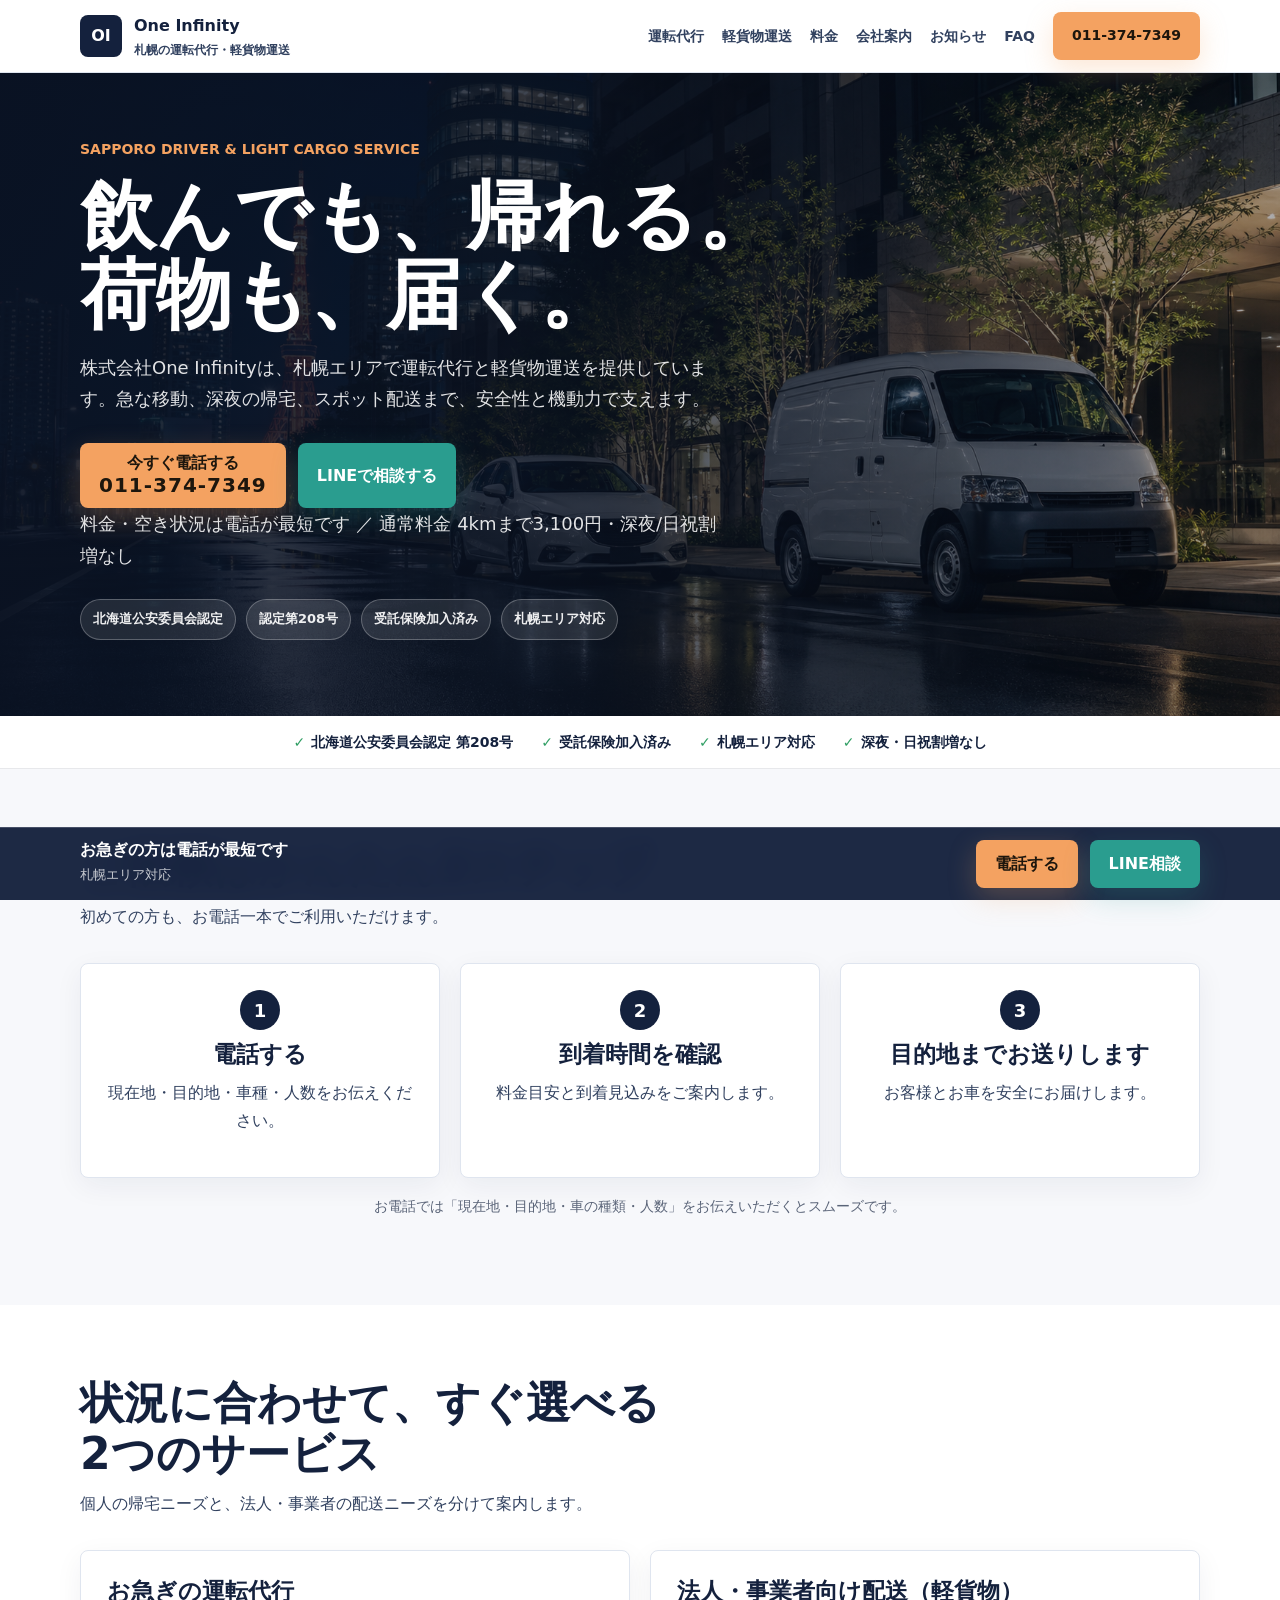
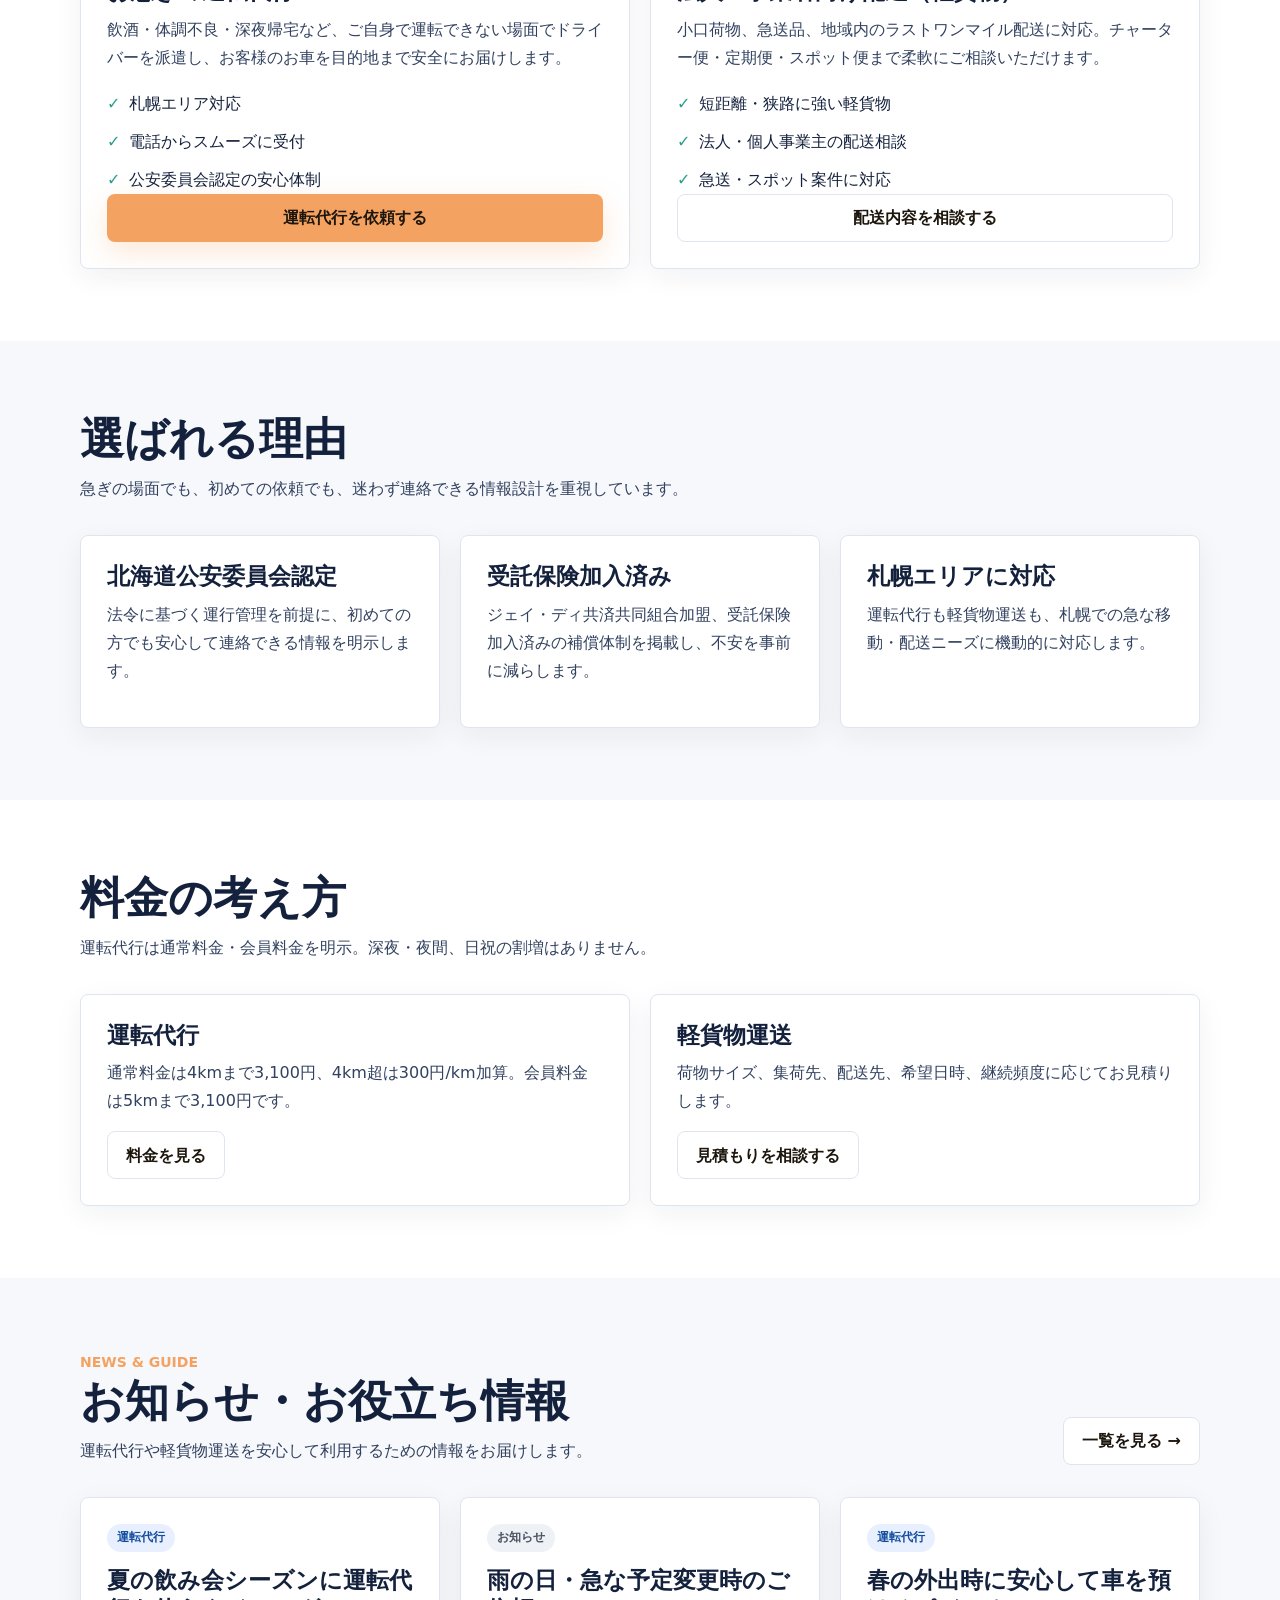
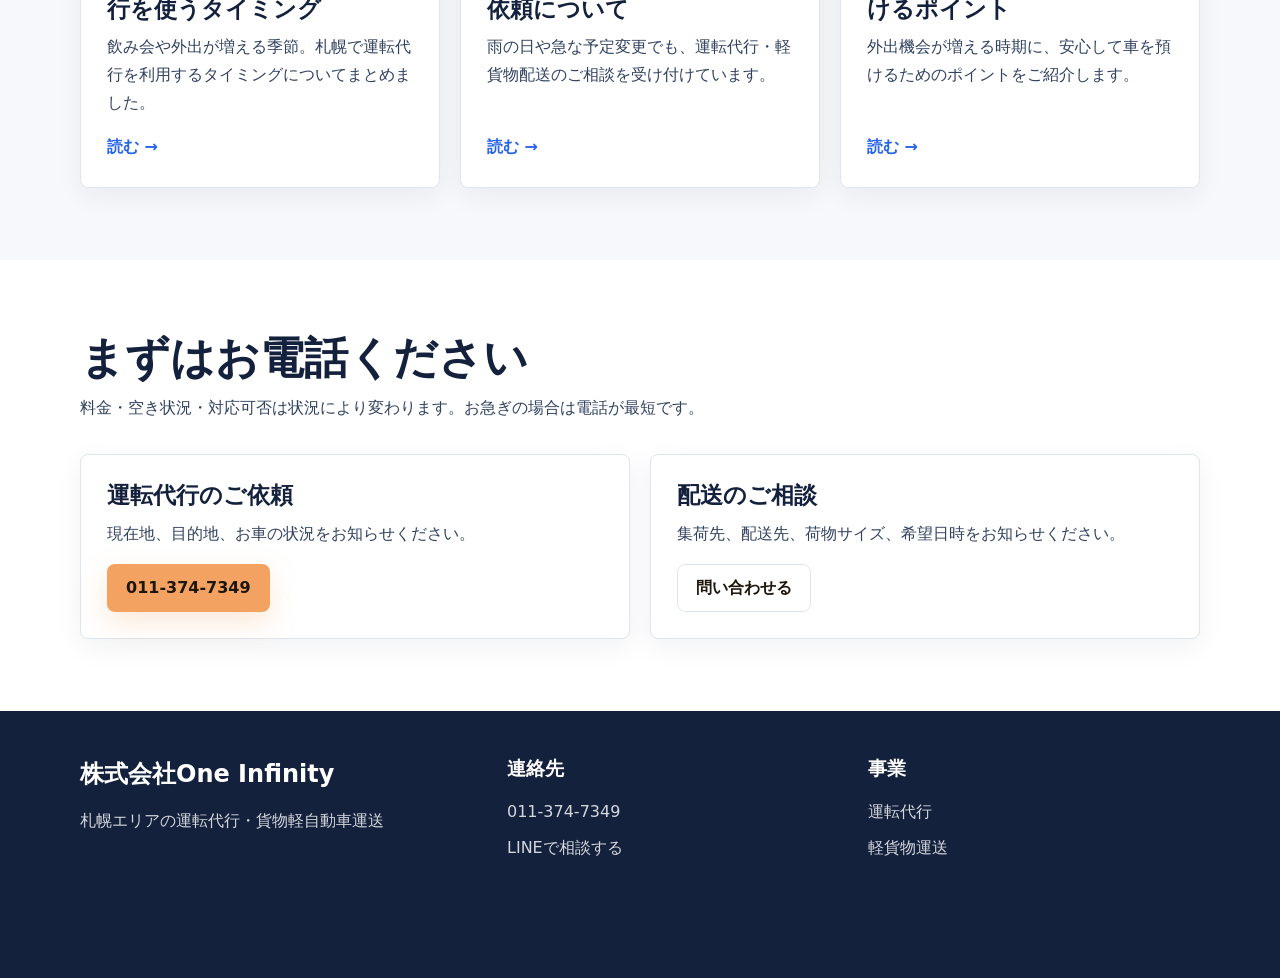
<file: index.html>
<!doctype html>
<html lang="ja">
  <head>
    <meta charset="utf-8">
    <meta name="viewport" content="width=device-width, initial-scale=1">
    <title>株式会社One Infinity｜札幌の運転代行・軽貨物運送</title>
    <meta name="description" content="株式会社One Infinityは札幌エリアで運転代行と軽貨物運送を行う事業者です。北海道公安委員会認定、保険加入の安心体制で深夜の移動と地域配送を支えます。">
    <meta property="og:title" content="株式会社One Infinity｜札幌の運転代行・軽貨物運送">
    <meta property="og:description" content="札幌エリアの運転代行・軽貨物運送。北海道公安委員会認定、受託保険加入の安心体制で深夜の移動と地域配送を支えます。">
    <meta property="og:type" content="website">
    <meta property="og:image" content="assets/hero-one-infinity.png">
    <link rel="stylesheet" href="assets/styles.css">
  </head>
  <body>
    <header class="site-header">
      <div class="container nav">
        <a class="brand" href="index.html" aria-label="株式会社One Infinity トップへ">
          <span class="brand-mark">OI</span>
          <span>One Infinity<small>札幌の運転代行・軽貨物運送</small></span>
        </a>
        <button class="menu-toggle" type="button" aria-expanded="false" aria-label="メニュー">☰</button>
        <nav class="nav-links" aria-label="主要ナビゲーション">
          <a href="unten-daiko.html">運転代行</a>
          <a href="karugamotsu.html">軽貨物運送</a>
          <a href="ryokin.html">料金</a>
          <a href="about.html">会社案内</a>
          <a href="news.html">お知らせ</a><a href="faq.html">FAQ</a>
          <a class="button" href="tel:011-374-7349">011-374-7349</a>
        </nav>
      </div>
    </header>

    <main>
      <section class="hero">
        <div class="container">
          <div>
            <div class="eyebrow">SAPPORO DRIVER & LIGHT CARGO SERVICE</div>
            <h1>飲んでも、帰れる。荷物も、届く。</h1>
            <p>株式会社One Infinityは、札幌エリアで運転代行と軽貨物運送を提供しています。急な移動、深夜の帰宅、スポット配送まで、安全性と機動力で支えます。</p>
            <div class="hero-actions">
              <a class="button button-tel" href="tel:011-374-7349">今すぐ電話する<strong>011-374-7349</strong></a>
              <a class="button green" href="https://lin.ee/2uzNT1N" target="_blank" rel="noopener">LINEで相談する</a>
            </div>
            <p class="hero-note">料金・空き状況は電話が最短です ／ 通常料金 4kmまで3,100円・深夜/日祝割増なし</p>
            <div class="badges">
              <span class="badge">北海道公安委員会認定</span>
              <span class="badge">認定第208号</span>
              <span class="badge">受託保険加入済み</span>
              <span class="badge">札幌エリア対応</span>
              <!-- TODO: 受付時間が確定したら「深夜対応」など実態に合わせた表現へ差し替え -->
            </div>
          </div>
        </div>
      </section>

      <div class="proof-bar" aria-label="信頼情報">
        <div class="container proof-items">
          <span>北海道公安委員会認定 第208号</span>
          <span>受託保険加入済み</span>
          <span>札幌エリア対応</span>
          <span>深夜・日祝割増なし</span>
        </div>
      </div>

      <section class="section">
        <div class="container">
          <div class="section-title">
            <h2>ご依頼はかんたん<span class="keep-together">3ステップ</span></h2>
            <p>初めての方も、お電話一本でご利用いただけます。</p>
          </div>
          <div class="grid three steps">
            <article class="card step-card">
              <div class="step-num">1</div>
              <h3>電話する</h3>
              <p>現在地・目的地・車種・人数をお伝えください。</p>
            </article>
            <article class="card step-card">
              <div class="step-num">2</div>
              <h3>到着時間を確認</h3>
              <p>料金目安と到着見込みをご案内します。</p>
            </article>
            <article class="card step-card">
              <div class="step-num">3</div>
              <h3>目的地までお送りします</h3>
              <p>お客様とお車を安全にお届けします。</p>
            </article>
          </div>
          <p class="steps-note">お電話では「現在地・目的地・車の種類・人数」をお伝えいただくとスムーズです。</p>
        </div>
      </section>

      <section class="section white">
        <div class="container">
          <div class="section-title">
            <h2>状況に合わせて、<wbr>すぐ選べる<span class="keep-together">2つのサービス</span></h2>
            <p>個人の帰宅ニーズと、法人・事業者の配送ニーズを分けて案内します。</p>
          </div>
          <div class="grid two">
            <article class="card service-card">
              <div>
                <h3>お急ぎの運転代行</h3>
                <p>飲酒・体調不良・深夜帰宅など、ご自身で運転できない場面でドライバーを派遣し、お客様のお車を目的地まで安全にお届けします。</p>
                <ul class="meta-list">
                  <li>札幌エリア対応</li>
                  <li>電話からスムーズに受付</li>
                  <li>公安委員会認定の安心体制</li>
                </ul>
              </div>
              <a class="button" href="unten-daiko.html">運転代行を依頼する</a>
            </article>
            <article class="card service-card">
              <div>
                <h3>法人・事業者向け配送（軽貨物）</h3>
                <p>小口荷物、急送品、地域内のラストワンマイル配送に対応。チャーター便・定期便・スポット便まで柔軟にご相談いただけます。</p>
                <ul class="meta-list">
                  <li>短距離・狭路に強い軽貨物</li>
                  <li>法人・個人事業主の配送相談</li>
                  <li>急送・スポット案件に対応</li>
                </ul>
              </div>
              <a class="button secondary" href="karugamotsu.html">配送内容を相談する</a>
            </article>
          </div>
        </div>
      </section>

      <section class="section">
        <div class="container">
          <div class="section-title">
            <h2>選ばれる理由</h2>
            <p>急ぎの場面でも、初めての依頼でも、迷わず連絡できる情報設計を重視しています。</p>
          </div>
          <div class="grid three">
            <article class="card">
              <h3>北海道公安委員会認定</h3>
              <p>法令に基づく運行管理を前提に、初めての方でも安心して連絡できる情報を明示します。</p>
            </article>
            <article class="card">
              <h3>受託保険加入済み</h3>
              <p>ジェイ・ディ共済共同組合加盟、受託保険加入済みの補償体制を掲載し、不安を事前に減らします。</p>
            </article>
            <article class="card">
              <h3>札幌エリアに対応</h3>
              <p>運転代行も軽貨物運送も、札幌での急な移動・配送ニーズに機動的に対応します。</p>
            </article>
          </div>
        </div>
      </section>

      <section class="section white">
        <div class="container">
          <div class="section-title">
            <h2>料金の考え方</h2>
            <p>運転代行は通常料金・会員料金を明示。深夜・夜間、日祝の割増はありません。</p>
          </div>
          <div class="grid two">
            <article class="card">
              <h3>運転代行</h3>
              <p>通常料金は4kmまで3,100円、4km超は300円/km加算。会員料金は5kmまで3,100円です。</p>
              <a class="button secondary" href="ryokin.html">料金を見る</a>
            </article>
            <article class="card">
              <h3>軽貨物運送</h3>
              <!-- TODO: 正式なスポット便・チャーター便・定期便の料金目安へ差し替え -->
              <p>荷物サイズ、集荷先、配送先、希望日時、継続頻度に応じてお見積りします。</p>
              <a class="button secondary" href="contact.html">見積もりを相談する</a>
            </article>
          </div>
        </div>
      </section>

      <section class="section">
        <div class="container">
          <div class="section-title with-action">
            <div>
              <div class="eyebrow">NEWS & GUIDE</div>
              <h2>お知らせ・お役立ち情報</h2>
              <p>運転代行や軽貨物運送を安心して利用するための情報をお届けします。</p>
            </div>
            <a class="button secondary" href="news.html">一覧を見る →</a>
          </div>
          <div class="grid three">
            <article class="card news-card">
              <span class="label label-driver">運転代行</span>
              <h3><a href="news/summer-driving.html">夏の飲み会シーズンに運転代行を使うタイミング</a></h3>
              <p>飲み会や外出が増える季節。札幌で運転代行を利用するタイミングについてまとめました。</p>
              <a class="text-link" href="news/summer-driving.html">読む →</a>
            </article>
            <article class="card news-card">
              <span class="label label-notice">お知らせ</span>
              <h3><a href="news/june-update.html">雨の日・急な予定変更時のご依頼について</a></h3>
              <p>雨の日や急な予定変更でも、運転代行・軽貨物配送のご相談を受け付けています。</p>
              <a class="text-link" href="news/june-update.html">読む →</a>
            </article>
            <article class="card news-card">
              <span class="label label-driver">運転代行</span>
              <h3><a href="news/spring-notice.html">春の外出時に安心して車を預けるポイント</a></h3>
              <p>外出機会が増える時期に、安心して車を預けるためのポイントをご紹介します。</p>
              <a class="text-link" href="news/spring-notice.html">読む →</a>
            </article>
          </div>
        </div>
      </section>

      <section class="section white">
        <div class="container">
          <div class="section-title">
            <h2>まずはお電話ください</h2>
            <p>料金・空き状況・対応可否は状況により変わります。お急ぎの場合は電話が最短です。</p>
          </div>
          <div class="grid two">
            <div class="card">
              <h3>運転代行のご依頼</h3>
              <p>現在地、目的地、お車の状況をお知らせください。</p>
              <a class="button" href="tel:011-374-7349">011-374-7349</a>
            </div>
            <div class="card">
              <h3>配送のご相談</h3>
              <p>集荷先、配送先、荷物サイズ、希望日時をお知らせください。</p>
              <a class="button secondary" href="contact.html">問い合わせる</a>
            </div>
          </div>
        </div>
      </section>
    </main>

    <footer class="site-footer">
      <div class="container footer-grid">
        <div>
          <h2>株式会社One Infinity</h2>
          <p>札幌エリアの運転代行・貨物軽自動車運送</p>
        </div>
        <div>
          <h3>連絡先</h3>
          <p><a href="tel:011-374-7349">011-374-7349</a></p>
          <p><a href="https://lin.ee/2uzNT1N" target="_blank" rel="noopener">LINEで相談する</a></p>
        </div>
        <div>
          <h3>事業</h3>
          <p><a href="unten-daiko.html">運転代行</a></p>
          <p><a href="karugamotsu.html">軽貨物運送</a></p>
        </div>
      </div>
    </footer>

    <div class="fixed-cta" aria-label="固定お問い合わせ">
      <div class="container">
        <div class="fixed-copy">
          <strong>お急ぎの方は電話が最短です</strong>
          <span>札幌エリア対応</span>
        </div>
        <a class="button" href="tel:011-374-7349">電話する</a>
        <a class="button green" href="https://lin.ee/2uzNT1N" target="_blank" rel="noopener">LINE相談</a>
      </div>
    </div>
    <script src="assets/script.js"></script>
  </body>
</html>
</file>
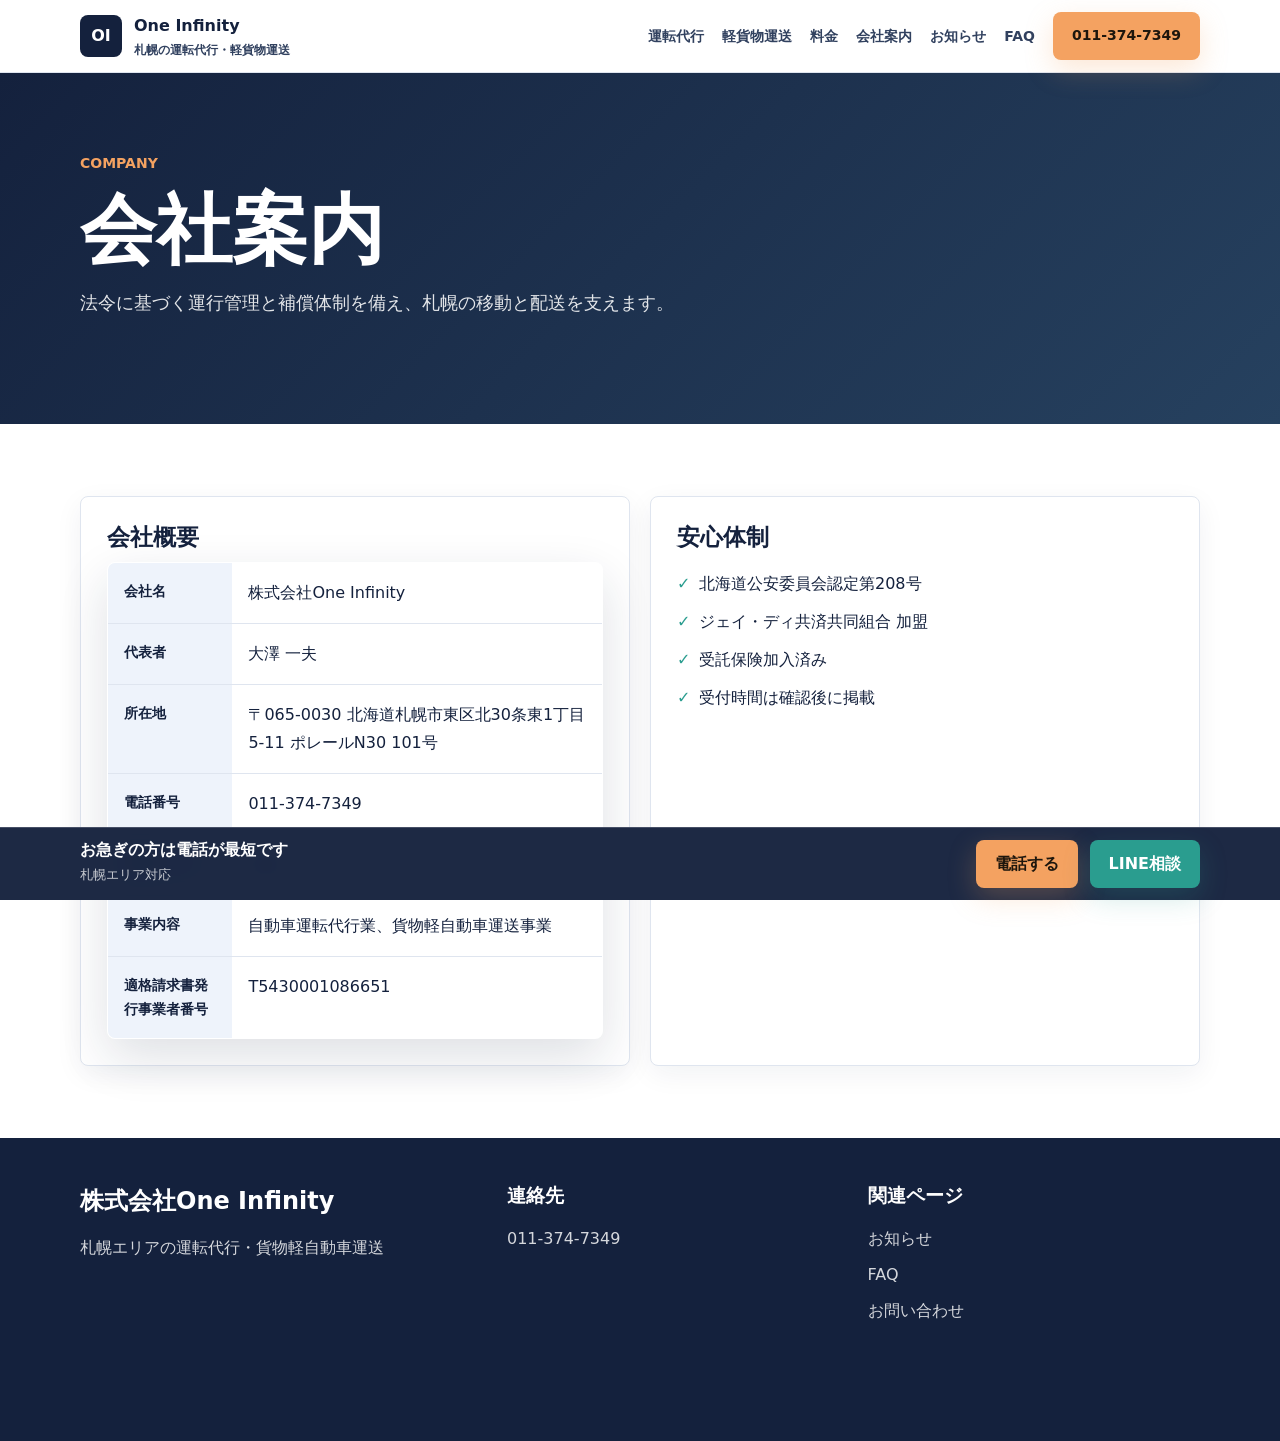
<file: about.html>
<!doctype html>
<html lang="ja">
  <head>
    <meta charset="utf-8">
    <meta name="viewport" content="width=device-width, initial-scale=1">
    <title>会社案内｜株式会社One Infinity</title>
    <meta name="description" content="株式会社One Infinityの会社案内。札幌エリアで運転代行と貨物軽自動車運送を展開しています。">
    <link rel="stylesheet" href="assets/styles.css">
  </head>
  <body>
    <header class="site-header"><div class="container nav"><a class="brand" href="index.html"><span class="brand-mark">OI</span><span>One Infinity<small>札幌の運転代行・軽貨物運送</small></span></a><button class="menu-toggle" type="button" aria-expanded="false" aria-label="メニュー">☰</button><nav class="nav-links"><a href="unten-daiko.html">運転代行</a><a href="karugamotsu.html">軽貨物運送</a><a href="ryokin.html">料金</a><a href="about.html">会社案内</a><a href="news.html">お知らせ</a><a href="faq.html">FAQ</a><a class="button" href="tel:011-374-7349">011-374-7349</a></nav></div></header>
    <main>
      <section class="page-hero"><div class="container"><div class="eyebrow">COMPANY</div><h1>会社案内</h1><p>法令に基づく運行管理と補償体制を備え、札幌の移動と配送を支えます。</p></div></section>
      <section class="section white"><div class="container"><div class="grid two"><div class="card"><h3>会社概要</h3><table class="price-table"><tbody><tr><th>会社名</th><td>株式会社One Infinity</td></tr><tr><th>代表者</th><td>大澤 一夫</td></tr><tr><th>所在地</th><td>〒065-0030 北海道札幌市東区北30条東1丁目5-11 ポレールN30 101号</td></tr><tr><th>電話番号</th><td><a href="tel:011-374-7349">011-374-7349</a></td></tr><tr><th>対応エリア</th><td>札幌</td></tr><tr><th>事業内容</th><td>自動車運転代行業、貨物軽自動車運送事業</td></tr><tr><th>適格請求書発行事業者番号</th><td>T5430001086651</td></tr></tbody></table></div><div class="card"><h3>安心体制</h3><ul class="meta-list"><li>北海道公安委員会認定第208号</li><li>ジェイ・ディ共済共同組合 加盟</li><li>受託保険加入済み</li><li>受付時間は確認後に掲載 <!-- TODO: 受付時間へ差し替え --></li></ul></div></div></div></section>
    </main>
    <footer class="site-footer"><div class="container footer-grid"><div><h2>株式会社One Infinity</h2><p>札幌エリアの運転代行・貨物軽自動車運送</p></div><div><h3>連絡先</h3><p><a href="tel:011-374-7349">011-374-7349</a></p></div><div><h3>関連ページ</h3><p><a href="news.html">お知らせ</a></p><p><a href="faq.html">FAQ</a></p><p><a href="contact.html">お問い合わせ</a></p></div></div></footer>
    <div class="fixed-cta"><div class="container"><div class="fixed-copy"><strong>お急ぎの方は電話が最短です</strong><span>札幌エリア対応</span></div><a class="button" href="tel:011-374-7349">電話する</a><a class="button green" href="https://lin.ee/2uzNT1N" target="_blank" rel="noopener">LINE相談</a></div></div>
    <script src="assets/script.js"></script>
  </body>
</html>
</file>
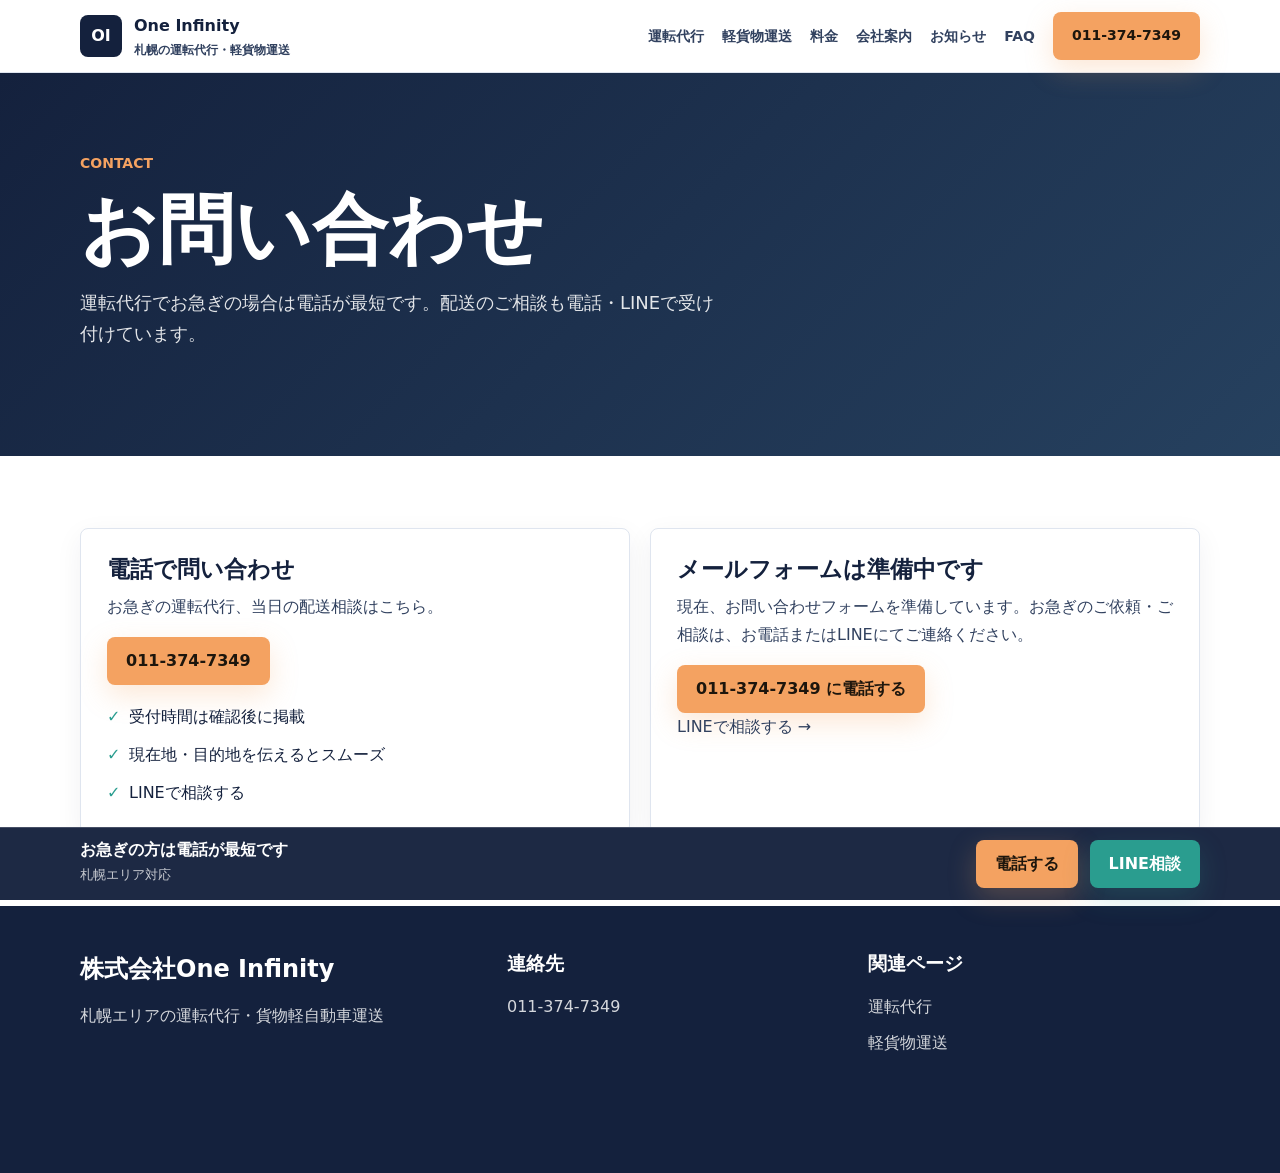
<file: contact.html>
<!doctype html>
<html lang="ja">
  <head>
    <meta charset="utf-8">
    <meta name="viewport" content="width=device-width, initial-scale=1">
    <title>お問い合わせ｜株式会社One Infinity</title>
    <meta name="description" content="株式会社One Infinityへのお問い合わせ。運転代行は電話、軽貨物運送はフォームからもご相談いただけます。">
    <link rel="stylesheet" href="assets/styles.css">
  </head>
  <body>
    <header class="site-header"><div class="container nav"><a class="brand" href="index.html"><span class="brand-mark">OI</span><span>One Infinity<small>札幌の運転代行・軽貨物運送</small></span></a><button class="menu-toggle" type="button" aria-expanded="false" aria-label="メニュー">☰</button><nav class="nav-links"><a href="unten-daiko.html">運転代行</a><a href="karugamotsu.html">軽貨物運送</a><a href="ryokin.html">料金</a><a href="about.html">会社案内</a><a href="news.html">お知らせ</a><a href="faq.html">FAQ</a><a class="button" href="tel:011-374-7349">011-374-7349</a></nav></div></header>
    <main>
      <section class="page-hero"><div class="container"><div class="eyebrow">CONTACT</div><h1>お問い合わせ</h1><p>運転代行でお急ぎの場合は電話が最短です。配送のご相談も電話・LINEで受け付けています。</p></div></section>
      <section class="section white"><div class="container"><div class="grid two"><div class="card"><h3>電話で問い合わせ</h3><p>お急ぎの運転代行、当日の配送相談はこちら。</p><a class="button" href="tel:011-374-7349">011-374-7349</a><ul class="meta-list"><li>受付時間は確認後に掲載 <!-- TODO: 受付時間へ差し替え --></li><li>現在地・目的地を伝えるとスムーズ</li><li><a href="https://lin.ee/2uzNT1N" target="_blank" rel="noopener">LINEで相談する</a></li></ul></div><!-- TODO: 送信先メールアドレス確定後、Formspreeフォームを設置してこのカードと差し替える --><div class="card"><h3>メールフォームは準備中です</h3><p>現在、お問い合わせフォームを準備しています。お急ぎのご依頼・ご相談は、お電話またはLINEにてご連絡ください。</p><a class="button" href="tel:011-374-7349">011-374-7349 に電話する</a><p class="form-note"><a href="https://lin.ee/2uzNT1N" target="_blank" rel="noopener">LINEで相談する →</a></p></div></div></div></section>
    </main>
    <footer class="site-footer"><div class="container footer-grid"><div><h2>株式会社One Infinity</h2><p>札幌エリアの運転代行・貨物軽自動車運送</p></div><div><h3>連絡先</h3><p><a href="tel:011-374-7349">011-374-7349</a></p></div><div><h3>関連ページ</h3><p><a href="unten-daiko.html">運転代行</a></p><p><a href="karugamotsu.html">軽貨物運送</a></p></div></div></footer>
    <div class="fixed-cta"><div class="container"><div class="fixed-copy"><strong>お急ぎの方は電話が最短です</strong><span>札幌エリア対応</span></div><a class="button" href="tel:011-374-7349">電話する</a><a class="button green" href="https://lin.ee/2uzNT1N" target="_blank" rel="noopener">LINE相談</a></div></div>
    <script src="assets/script.js"></script>
  </body>
</html>
</file>
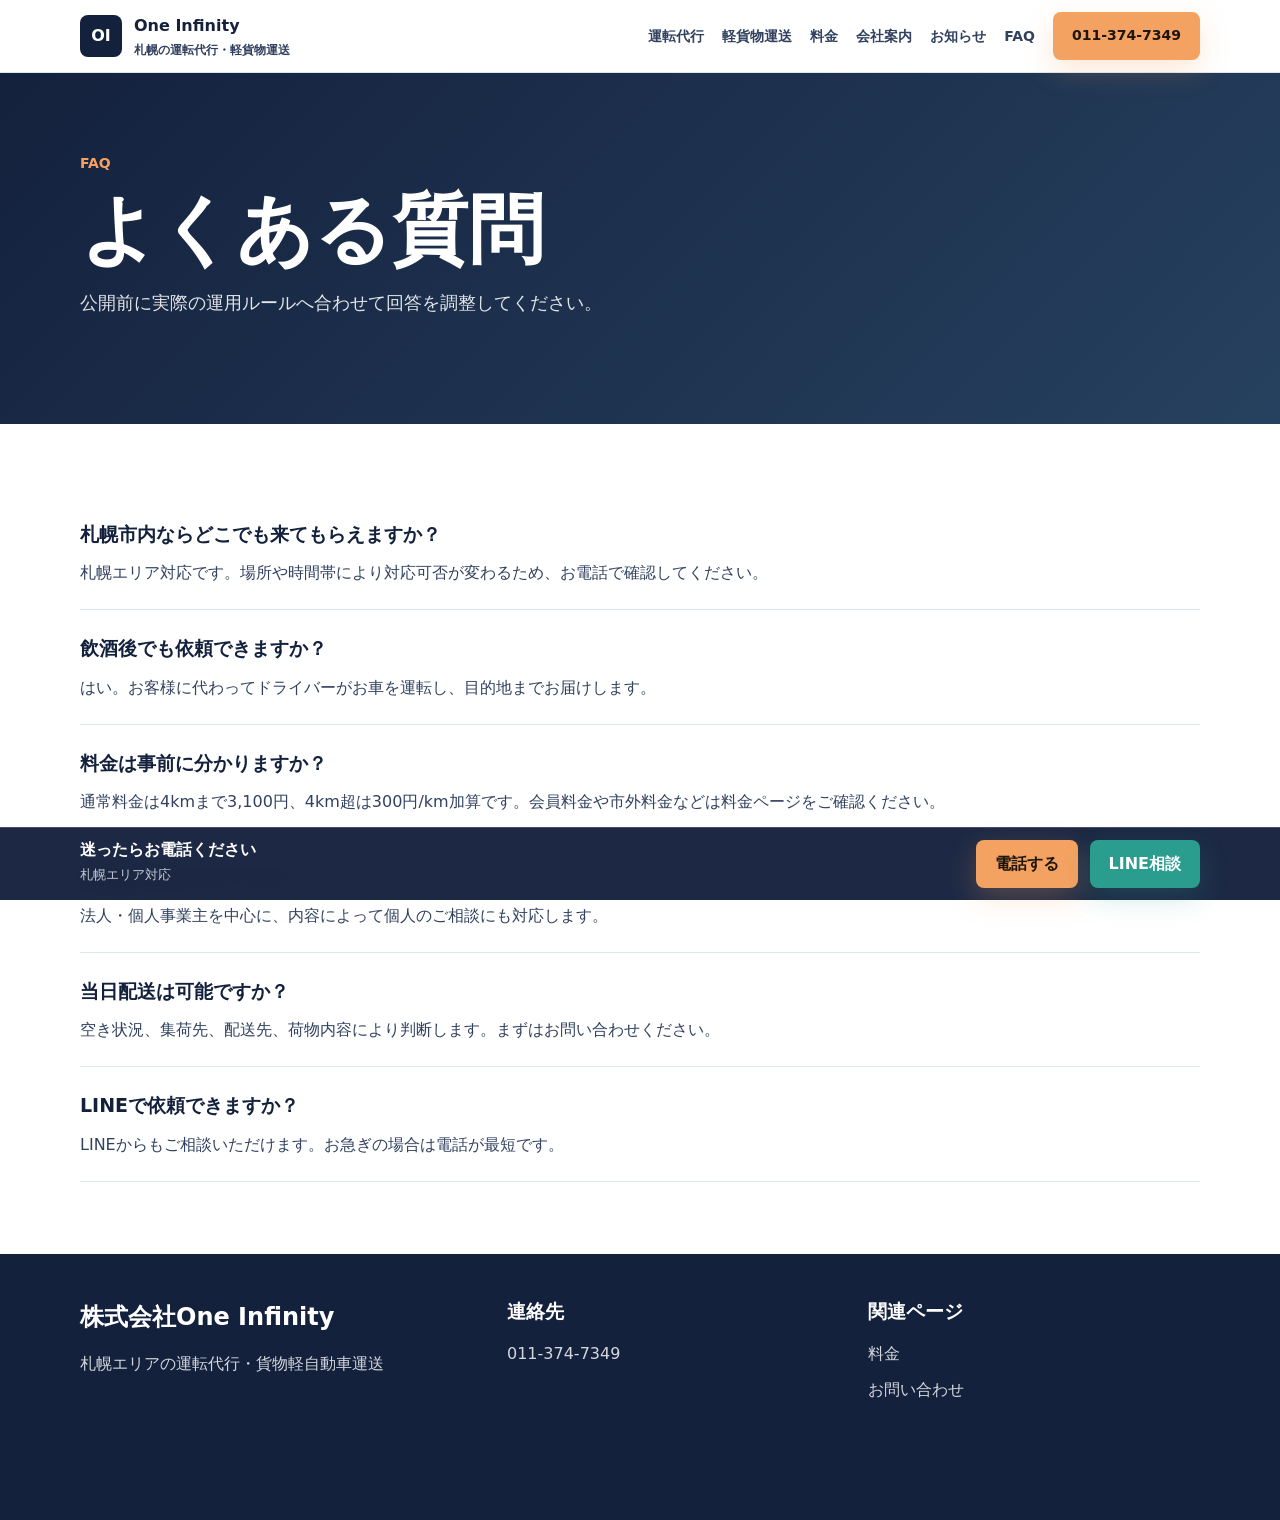
<file: faq.html>
<!doctype html>
<html lang="ja">
  <head>
    <meta charset="utf-8">
    <meta name="viewport" content="width=device-width, initial-scale=1">
    <title>よくある質問｜株式会社One Infinity</title>
    <meta name="description" content="運転代行と軽貨物運送に関するよくある質問。札幌エリア対応の株式会社One Infinity。">
    <link rel="stylesheet" href="assets/styles.css">
  </head>
  <body>
    <header class="site-header"><div class="container nav"><a class="brand" href="index.html"><span class="brand-mark">OI</span><span>One Infinity<small>札幌の運転代行・軽貨物運送</small></span></a><button class="menu-toggle" type="button" aria-expanded="false" aria-label="メニュー">☰</button><nav class="nav-links"><a href="unten-daiko.html">運転代行</a><a href="karugamotsu.html">軽貨物運送</a><a href="ryokin.html">料金</a><a href="about.html">会社案内</a><a href="news.html">お知らせ</a><a href="faq.html">FAQ</a><a class="button" href="tel:011-374-7349">011-374-7349</a></nav></div></header>
    <main>
      <section class="page-hero"><div class="container"><div class="eyebrow">FAQ</div><h1>よくある質問</h1><p>公開前に実際の運用ルールへ合わせて回答を調整してください。</p></div></section>
      <section class="section white"><div class="container"><div class="faq-item"><h3>札幌市内ならどこでも来てもらえますか？</h3><p>札幌エリア対応です。場所や時間帯により対応可否が変わるため、お電話で確認してください。</p></div><div class="faq-item"><h3>飲酒後でも依頼できますか？</h3><p>はい。お客様に代わってドライバーがお車を運転し、目的地までお届けします。</p></div><div class="faq-item"><h3>料金は事前に分かりますか？</h3><p>通常料金は4kmまで3,100円、4km超は300円/km加算です。会員料金や市外料金などは料金ページをご確認ください。</p></div><div class="faq-item"><h3>軽貨物は法人だけですか？</h3><p>法人・個人事業主を中心に、内容によって個人のご相談にも対応します。</p></div><div class="faq-item"><h3>当日配送は可能ですか？</h3><p>空き状況、集荷先、配送先、荷物内容により判断します。まずはお問い合わせください。</p></div><div class="faq-item"><h3>LINEで依頼できますか？</h3><p><a href="https://lin.ee/2uzNT1N" target="_blank" rel="noopener">LINE</a>からもご相談いただけます。お急ぎの場合は電話が最短です。</p></div></div></section>
    </main>
    <footer class="site-footer"><div class="container footer-grid"><div><h2>株式会社One Infinity</h2><p>札幌エリアの運転代行・貨物軽自動車運送</p></div><div><h3>連絡先</h3><p><a href="tel:011-374-7349">011-374-7349</a></p></div><div><h3>関連ページ</h3><p><a href="ryokin.html">料金</a></p><p><a href="contact.html">お問い合わせ</a></p></div></div></footer>
    <div class="fixed-cta"><div class="container"><div class="fixed-copy"><strong>迷ったらお電話ください</strong><span>札幌エリア対応</span></div><a class="button" href="tel:011-374-7349">電話する</a><a class="button green" href="https://lin.ee/2uzNT1N" target="_blank" rel="noopener">LINE相談</a></div></div>
    <script src="assets/script.js"></script>
  </body>
</html>
</file>
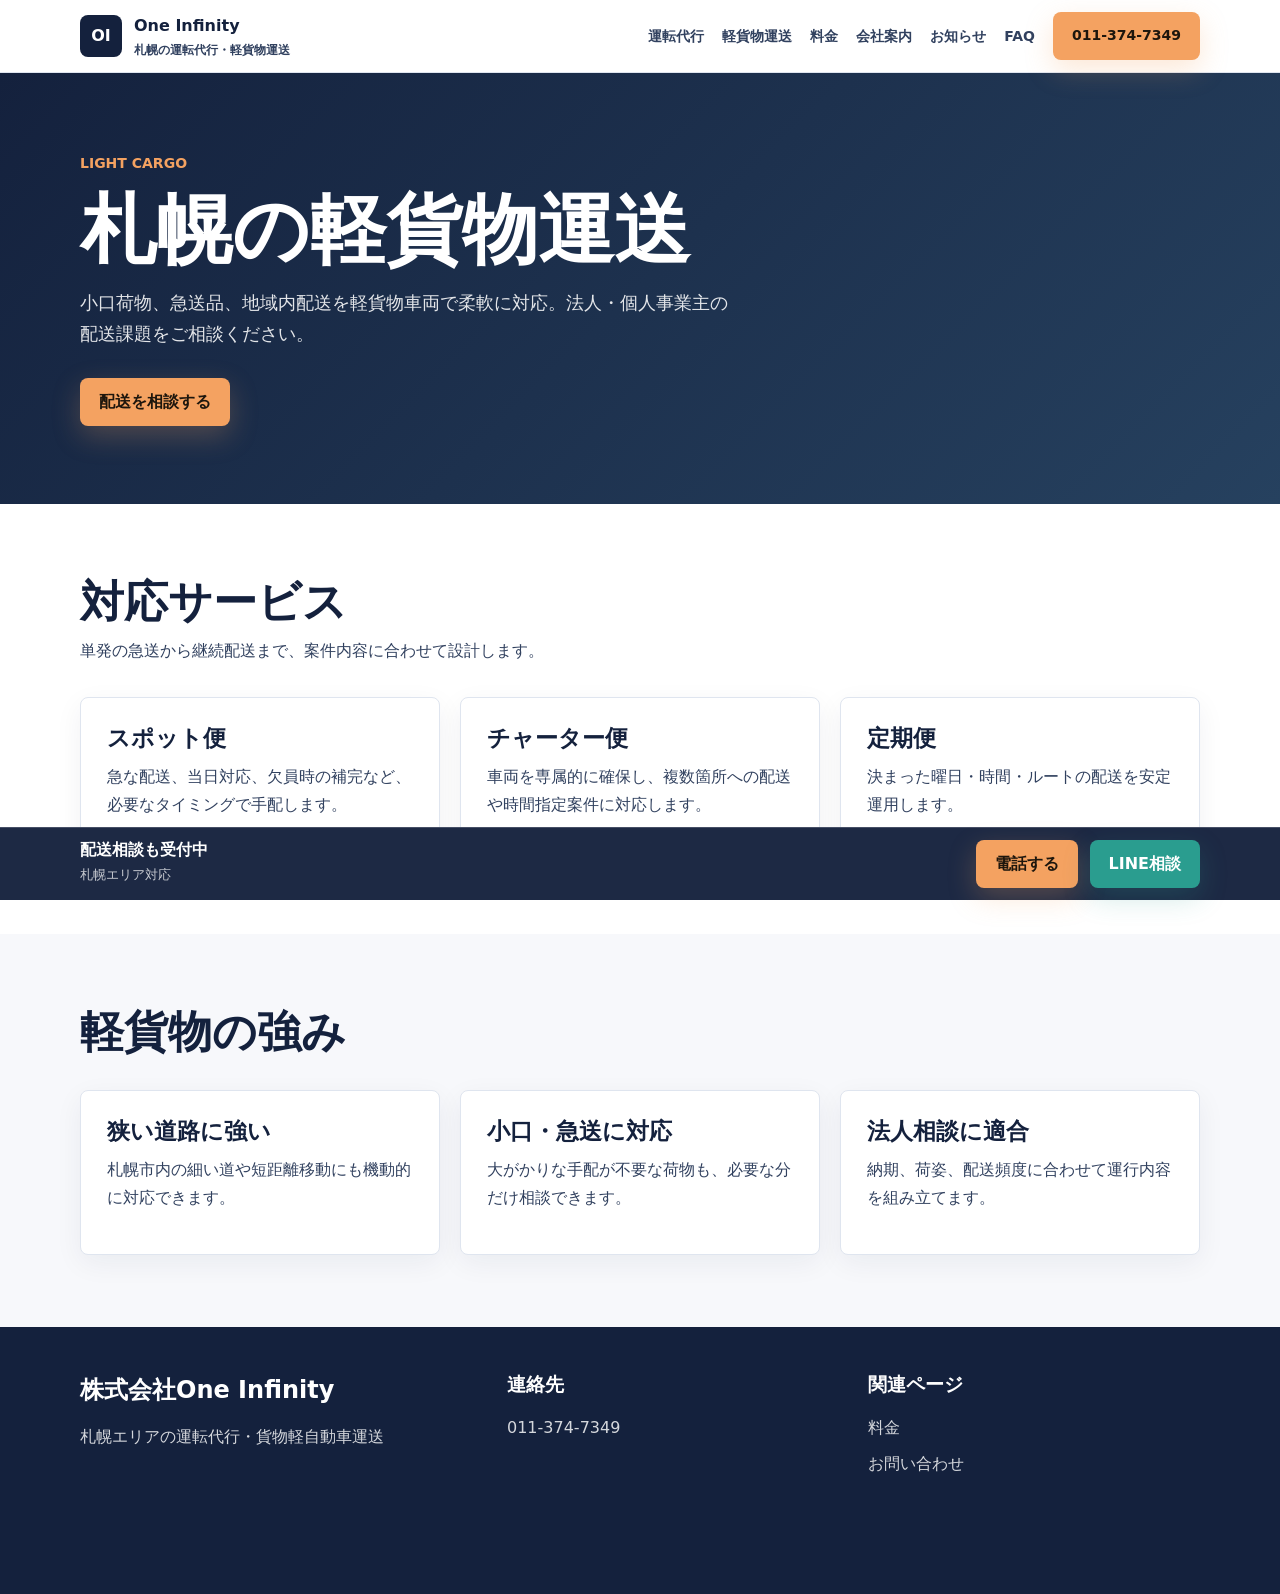
<file: karugamotsu.html>
<!doctype html>
<html lang="ja">
  <head>
    <meta charset="utf-8">
    <meta name="viewport" content="width=device-width, initial-scale=1">
    <title>軽貨物運送｜株式会社One Infinity</title>
    <meta name="description" content="札幌エリアの貨物軽自動車運送。小口配送、急送品、チャーター便、定期便、スポット便に柔軟対応します。">
    <link rel="stylesheet" href="assets/styles.css">
  </head>
  <body>
    <header class="site-header"><div class="container nav"><a class="brand" href="index.html"><span class="brand-mark">OI</span><span>One Infinity<small>札幌の運転代行・軽貨物運送</small></span></a><button class="menu-toggle" type="button" aria-expanded="false" aria-label="メニュー">☰</button><nav class="nav-links"><a href="unten-daiko.html">運転代行</a><a href="karugamotsu.html">軽貨物運送</a><a href="ryokin.html">料金</a><a href="about.html">会社案内</a><a href="news.html">お知らせ</a><a href="faq.html">FAQ</a><a class="button" href="tel:011-374-7349">011-374-7349</a></nav></div></header>
    <main>
      <section class="page-hero"><div class="container"><div class="eyebrow">LIGHT CARGO</div><h1>札幌の軽貨物運送</h1><p>小口荷物、急送品、地域内配送を軽貨物車両で柔軟に対応。法人・個人事業主の配送課題をご相談ください。</p><a class="button" href="contact.html">配送を相談する</a></div></section>
      <section class="section white"><div class="container"><div class="section-title"><h2>対応サービス</h2><p>単発の急送から継続配送まで、案件内容に合わせて設計します。</p></div><div class="grid three"><article class="card"><h3>スポット便</h3><p>急な配送、当日対応、欠員時の補完など、必要なタイミングで手配します。</p></article><article class="card"><h3>チャーター便</h3><p>車両を専属的に確保し、複数箇所への配送や時間指定案件に対応します。</p></article><article class="card"><h3>定期便</h3><p>決まった曜日・時間・ルートの配送を安定運用します。</p></article></div></div></section>
      <section class="section"><div class="container"><div class="section-title"><h2>軽貨物の強み</h2></div><div class="grid three"><article class="card"><h3>狭い道路に強い</h3><p>札幌市内の細い道や短距離移動にも機動的に対応できます。</p></article><article class="card"><h3>小口・急送に対応</h3><p>大がかりな手配が不要な荷物も、必要な分だけ相談できます。</p></article><article class="card"><h3>法人相談に適合</h3><p>納期、荷姿、配送頻度に合わせて運行内容を組み立てます。</p></article></div></div></section>
    </main>
    <footer class="site-footer"><div class="container footer-grid"><div><h2>株式会社One Infinity</h2><p>札幌エリアの運転代行・貨物軽自動車運送</p></div><div><h3>連絡先</h3><p><a href="tel:011-374-7349">011-374-7349</a></p></div><div><h3>関連ページ</h3><p><a href="ryokin.html">料金</a></p><p><a href="contact.html">お問い合わせ</a></p></div></div></footer>
    <div class="fixed-cta"><div class="container"><div class="fixed-copy"><strong>配送相談も受付中</strong><span>札幌エリア対応</span></div><a class="button" href="tel:011-374-7349">電話する</a><a class="button green" href="https://lin.ee/2uzNT1N" target="_blank" rel="noopener">LINE相談</a></div></div>
    <script src="assets/script.js"></script>
  </body>
</html>
</file>
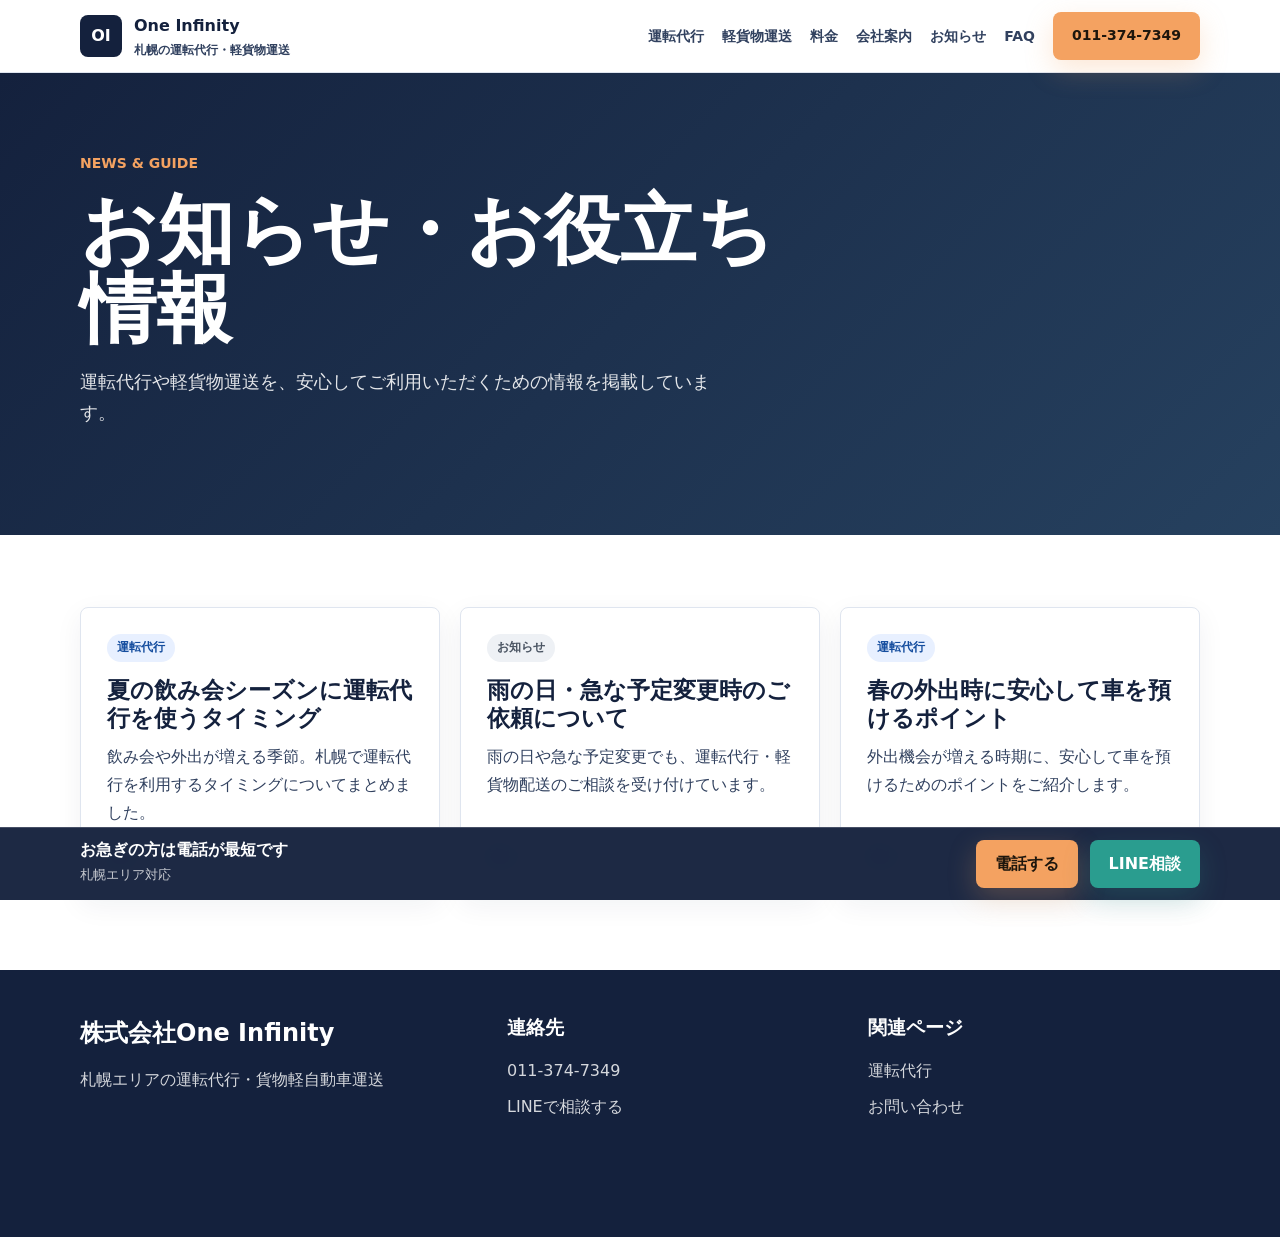
<file: news.html>
<!doctype html>
<html lang="ja">
  <head>
    <meta charset="utf-8">
    <meta name="viewport" content="width=device-width, initial-scale=1">
    <title>お知らせ・お役立ち情報｜株式会社One Infinity</title>
    <meta name="description" content="株式会社One Infinityのお知らせ・お役立ち情報。札幌の運転代行、軽貨物運送に関するご案内を掲載しています。">
    <link rel="stylesheet" href="assets/styles.css">
  </head>
  <body>
    <header class="site-header"><div class="container nav"><a class="brand" href="index.html"><span class="brand-mark">OI</span><span>One Infinity<small>札幌の運転代行・軽貨物運送</small></span></a><button class="menu-toggle" type="button" aria-expanded="false" aria-label="メニュー">☰</button><nav class="nav-links"><a href="unten-daiko.html">運転代行</a><a href="karugamotsu.html">軽貨物運送</a><a href="ryokin.html">料金</a><a href="about.html">会社案内</a><a href="news.html">お知らせ</a><a href="faq.html">FAQ</a><a class="button" href="tel:011-374-7349">011-374-7349</a></nav></div></header>
    <main>
      <section class="page-hero"><div class="container"><div class="eyebrow">NEWS & GUIDE</div><h1>お知らせ・お役立ち情報</h1><p>運転代行や軽貨物運送を、安心してご利用いただくための情報を掲載しています。</p></div></section>
      <section class="section white">
        <div class="container">
          <div class="grid three">
            <article class="card news-card">
              <span class="label label-driver">運転代行</span>
              <h3><a href="news/summer-driving.html">夏の飲み会シーズンに運転代行を使うタイミング</a></h3>
              <p>飲み会や外出が増える季節。札幌で運転代行を利用するタイミングについてまとめました。</p>
              <a class="text-link" href="news/summer-driving.html">読む →</a>
            </article>
            <article class="card news-card">
              <span class="label label-notice">お知らせ</span>
              <h3><a href="news/june-update.html">雨の日・急な予定変更時のご依頼について</a></h3>
              <p>雨の日や急な予定変更でも、運転代行・軽貨物配送のご相談を受け付けています。</p>
              <a class="text-link" href="news/june-update.html">読む →</a>
            </article>
            <article class="card news-card">
              <span class="label label-driver">運転代行</span>
              <h3><a href="news/spring-notice.html">春の外出時に安心して車を預けるポイント</a></h3>
              <p>外出機会が増える時期に、安心して車を預けるためのポイントをご紹介します。</p>
              <a class="text-link" href="news/spring-notice.html">読む →</a>
            </article>
          </div>
        </div>
      </section>
    </main>
    <footer class="site-footer"><div class="container footer-grid"><div><h2>株式会社One Infinity</h2><p>札幌エリアの運転代行・貨物軽自動車運送</p></div><div><h3>連絡先</h3><p><a href="tel:011-374-7349">011-374-7349</a></p><p><a href="https://lin.ee/2uzNT1N" target="_blank" rel="noopener">LINEで相談する</a></p></div><div><h3>関連ページ</h3><p><a href="unten-daiko.html">運転代行</a></p><p><a href="contact.html">お問い合わせ</a></p></div></div></footer>
    <div class="fixed-cta"><div class="container"><div class="fixed-copy"><strong>お急ぎの方は電話が最短です</strong><span>札幌エリア対応</span></div><a class="button" href="tel:011-374-7349">電話する</a><a class="button green" href="https://lin.ee/2uzNT1N" target="_blank" rel="noopener">LINE相談</a></div></div>
    <script src="assets/script.js"></script>
  </body>
</html>
</file>
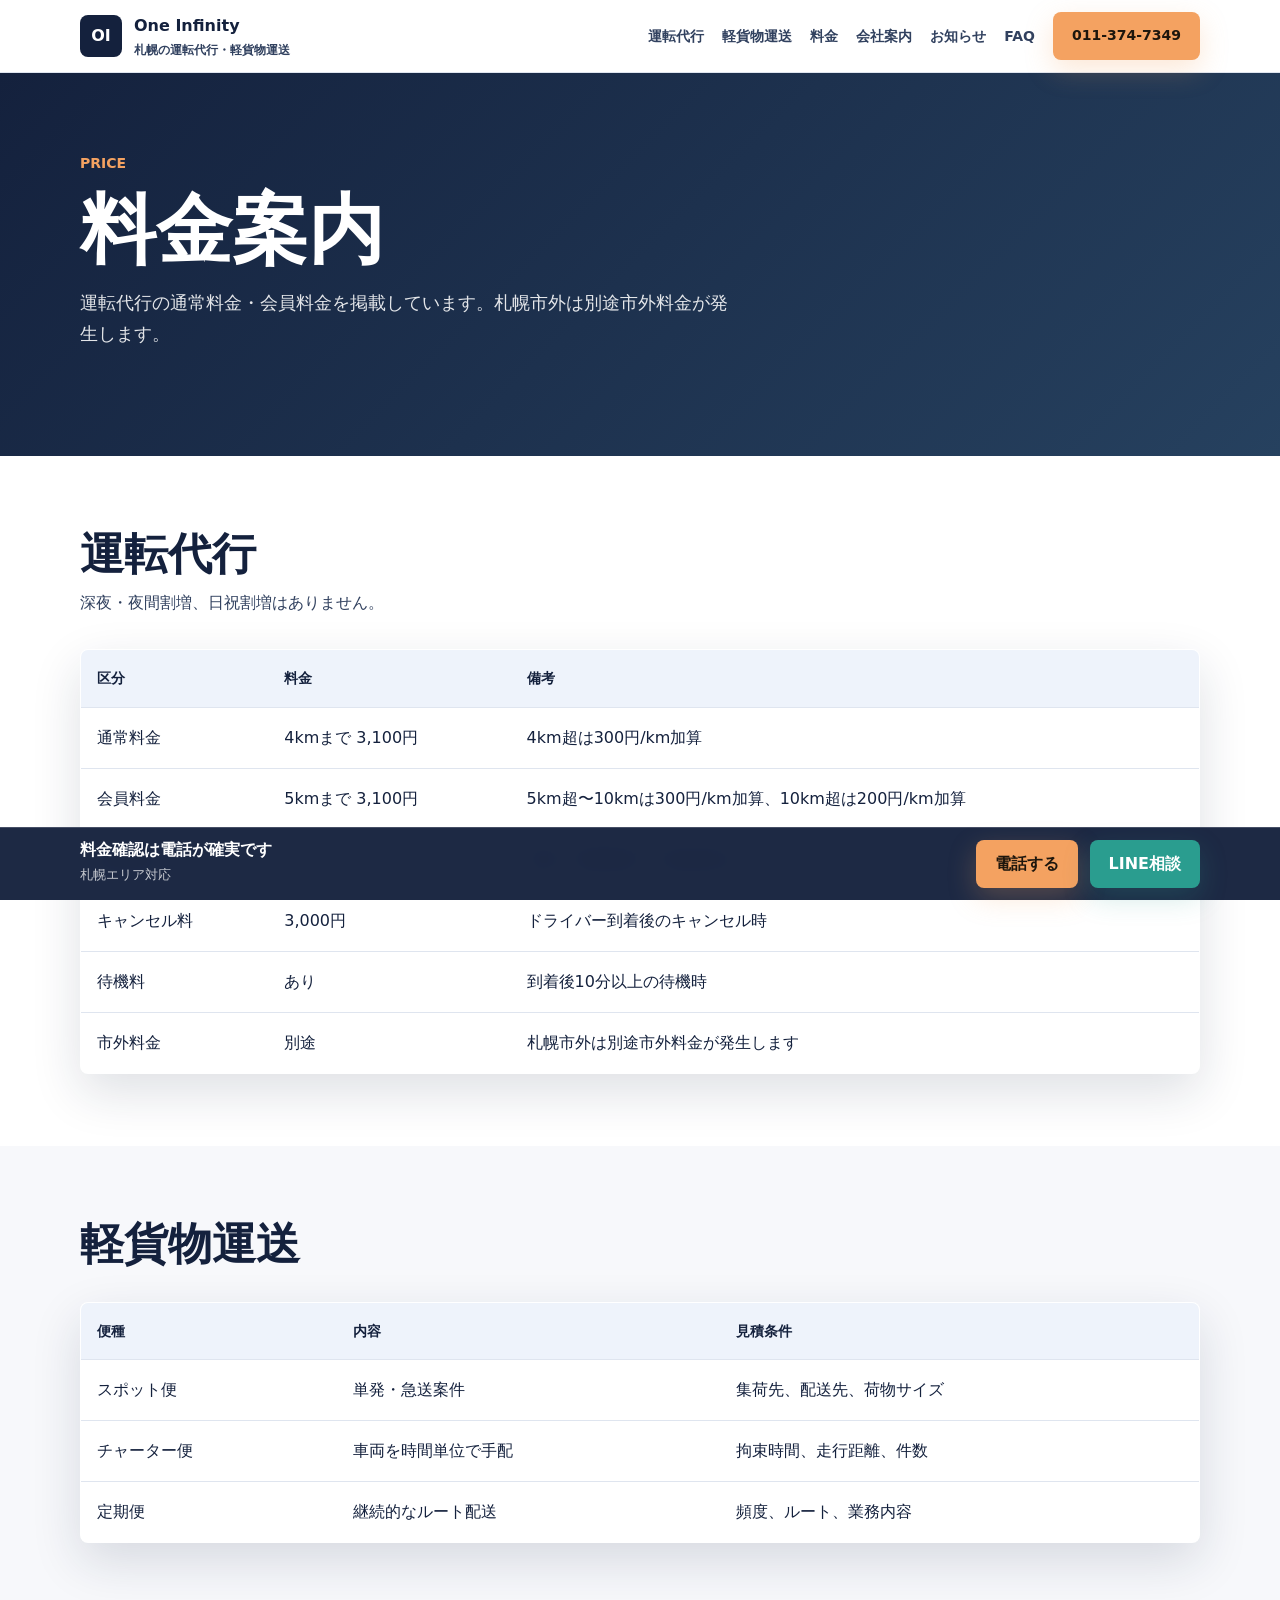
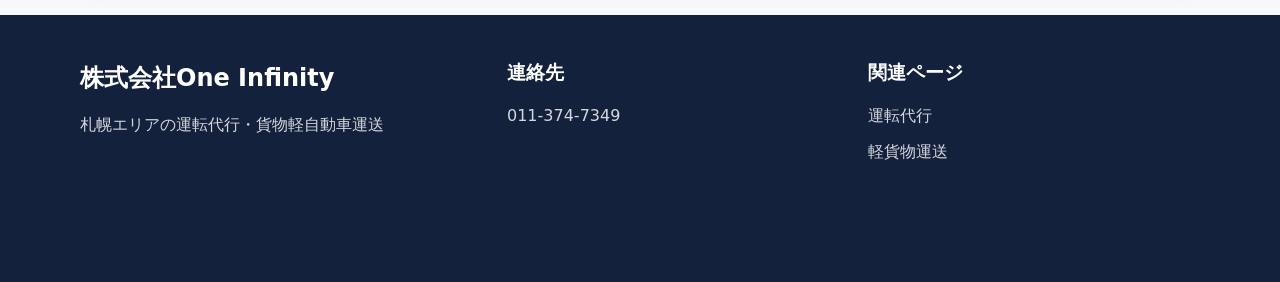
<file: ryokin.html>
<!doctype html>
<html lang="ja">
  <head>
    <meta charset="utf-8">
    <meta name="viewport" content="width=device-width, initial-scale=1">
    <title>料金｜株式会社One Infinity</title>
    <meta name="description" content="株式会社One Infinityの運転代行・軽貨物運送料金案内。通常料金、会員料金、深夜割増なしの料金体系を掲載しています。">
    <link rel="stylesheet" href="assets/styles.css">
  </head>
  <body>
    <header class="site-header"><div class="container nav"><a class="brand" href="index.html"><span class="brand-mark">OI</span><span>One Infinity<small>札幌の運転代行・軽貨物運送</small></span></a><button class="menu-toggle" type="button" aria-expanded="false" aria-label="メニュー">☰</button><nav class="nav-links"><a href="unten-daiko.html">運転代行</a><a href="karugamotsu.html">軽貨物運送</a><a href="ryokin.html">料金</a><a href="about.html">会社案内</a><a href="news.html">お知らせ</a><a href="faq.html">FAQ</a><a class="button" href="tel:011-374-7349">011-374-7349</a></nav></div></header>
    <main>
      <section class="page-hero"><div class="container"><div class="eyebrow">PRICE</div><h1>料金案内</h1><p>運転代行の通常料金・会員料金を掲載しています。札幌市外は別途市外料金が発生します。</p></div></section>
      <section class="section white"><div class="container"><div class="section-title"><h2>運転代行</h2><p>深夜・夜間割増、日祝割増はありません。</p></div><table class="price-table"><thead><tr><th>区分</th><th>料金</th><th>備考</th></tr></thead><tbody><tr><td>通常料金</td><td>4kmまで 3,100円</td><td>4km超は300円/km加算</td></tr><tr><td>会員料金</td><td>5kmまで 3,100円</td><td>5km超〜10kmは300円/km加算、10km超は200円/km加算</td></tr><tr><td>割増料金</td><td>なし</td><td>深夜・夜間割増、日祝割増なし</td></tr><tr><td>キャンセル料</td><td>3,000円</td><td>ドライバー到着後のキャンセル時</td></tr><tr><td>待機料</td><td>あり</td><td>到着後10分以上の待機時</td></tr><tr><td>市外料金</td><td>別途</td><td>札幌市外は別途市外料金が発生します</td></tr></tbody></table></div></section>
      <section class="section"><div class="container"><div class="section-title"><h2>軽貨物運送</h2></div><table class="price-table"><thead><tr><th>便種</th><th>内容</th><th>見積条件</th></tr></thead><tbody><tr><td>スポット便</td><td>単発・急送案件</td><td>集荷先、配送先、荷物サイズ</td></tr><tr><td>チャーター便</td><td>車両を時間単位で手配</td><td>拘束時間、走行距離、件数</td></tr><tr><td>定期便</td><td>継続的なルート配送</td><td>頻度、ルート、業務内容</td></tr></tbody></table></div></section>
    </main>
    <footer class="site-footer"><div class="container footer-grid"><div><h2>株式会社One Infinity</h2><p>札幌エリアの運転代行・貨物軽自動車運送</p></div><div><h3>連絡先</h3><p><a href="tel:011-374-7349">011-374-7349</a></p></div><div><h3>関連ページ</h3><p><a href="unten-daiko.html">運転代行</a></p><p><a href="karugamotsu.html">軽貨物運送</a></p></div></div></footer>
    <div class="fixed-cta"><div class="container"><div class="fixed-copy"><strong>料金確認は電話が確実です</strong><span>札幌エリア対応</span></div><a class="button" href="tel:011-374-7349">電話する</a><a class="button green" href="https://lin.ee/2uzNT1N" target="_blank" rel="noopener">LINE相談</a></div></div>
    <script src="assets/script.js"></script>
  </body>
</html>
</file>
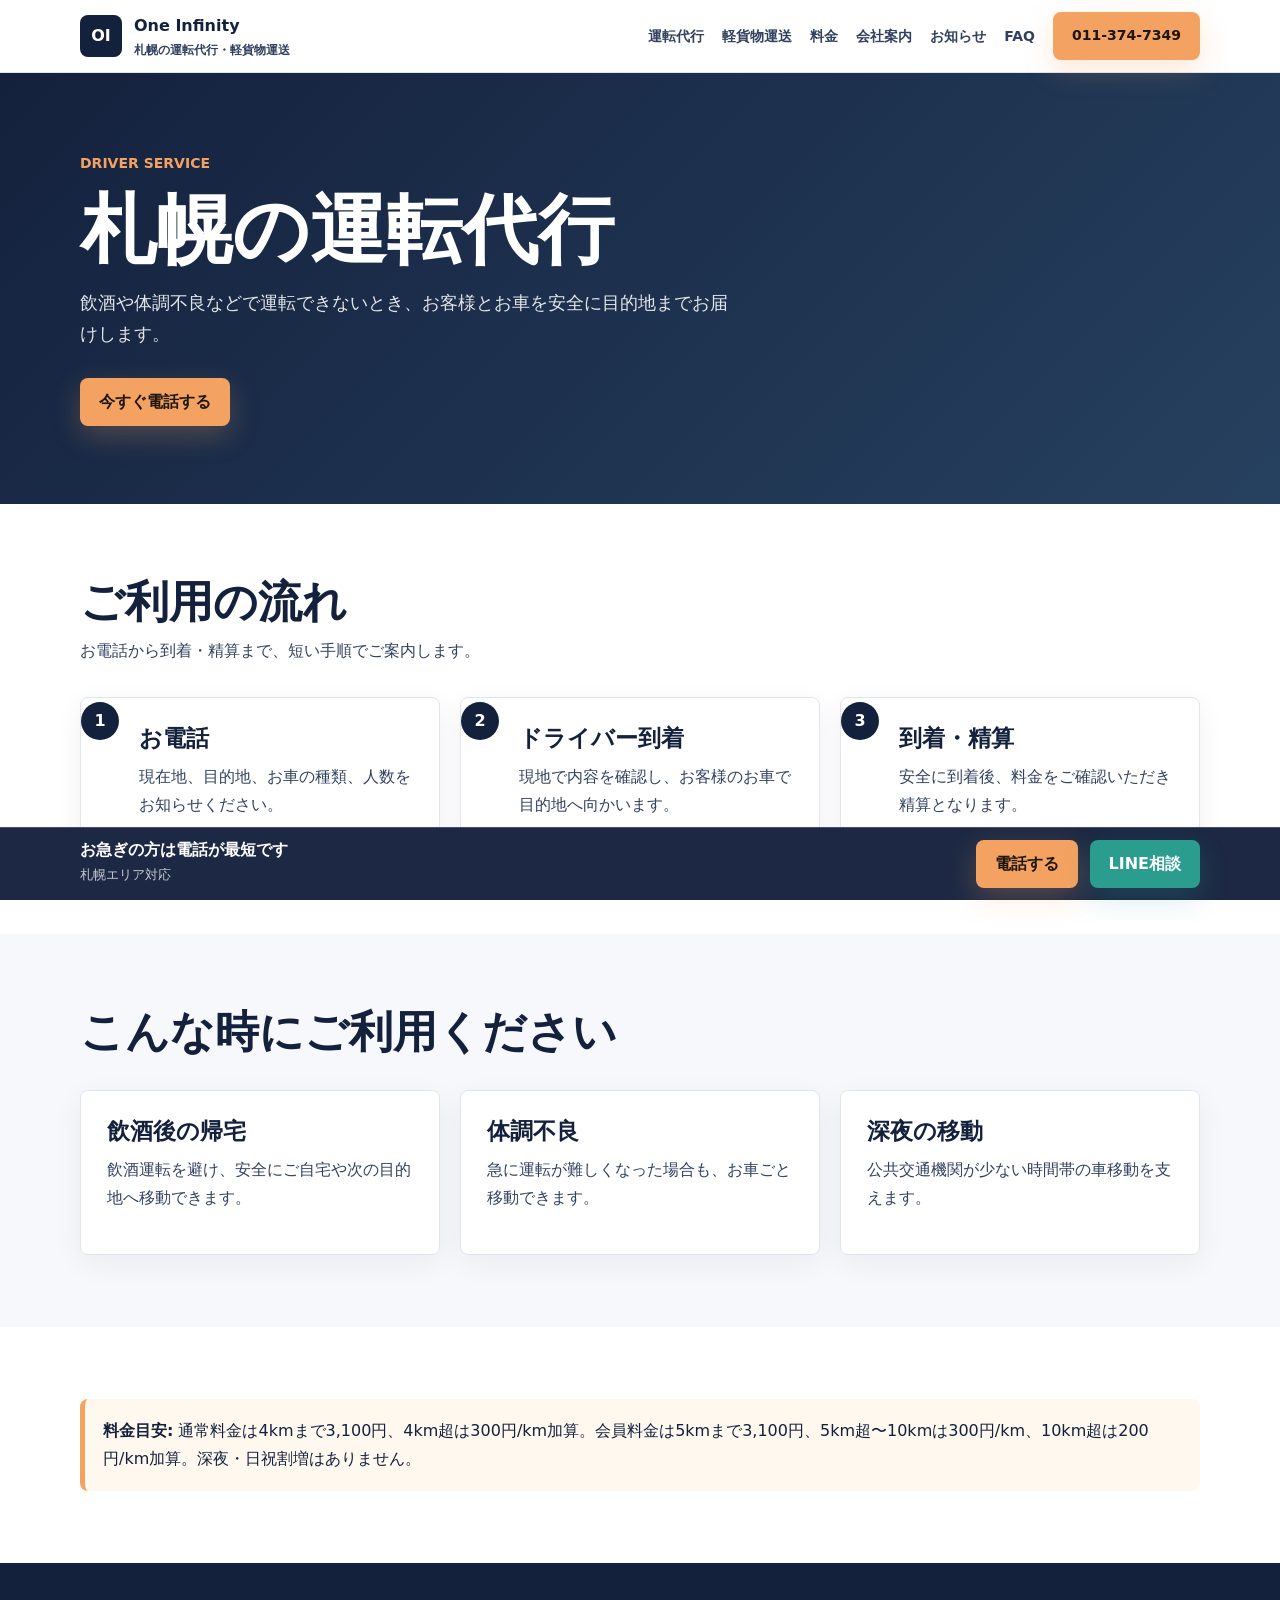
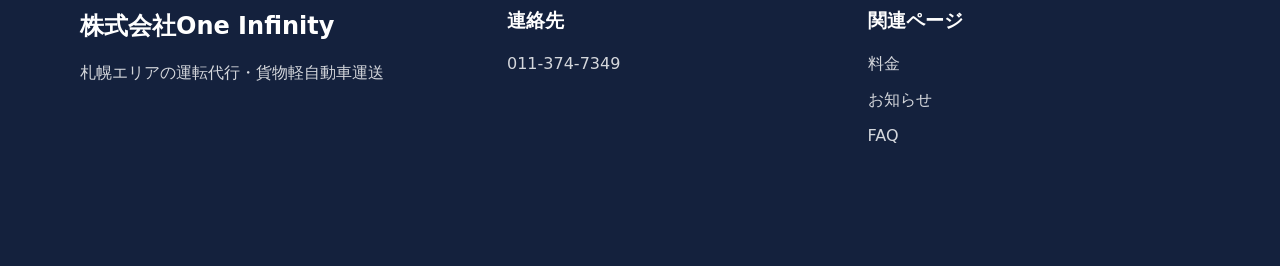
<file: unten-daiko.html>
<!doctype html>
<html lang="ja">
  <head>
    <meta charset="utf-8">
    <meta name="viewport" content="width=device-width, initial-scale=1">
    <title>運転代行｜株式会社One Infinity</title>
    <meta name="description" content="札幌エリアの運転代行。飲酒・体調不良・深夜帰宅時に、お客様のお車を安全に目的地までお届けします。">
    <link rel="stylesheet" href="assets/styles.css">
  </head>
  <body>
    <header class="site-header">
      <div class="container nav">
        <a class="brand" href="index.html"><span class="brand-mark">OI</span><span>One Infinity<small>札幌の運転代行・軽貨物運送</small></span></a>
        <button class="menu-toggle" type="button" aria-expanded="false" aria-label="メニュー">☰</button>
        <nav class="nav-links"><a href="unten-daiko.html">運転代行</a><a href="karugamotsu.html">軽貨物運送</a><a href="ryokin.html">料金</a><a href="about.html">会社案内</a><a href="news.html">お知らせ</a><a href="faq.html">FAQ</a><a class="button" href="tel:011-374-7349">011-374-7349</a></nav>
      </div>
    </header>
    <main>
      <section class="page-hero"><div class="container"><div class="eyebrow">DRIVER SERVICE</div><h1>札幌の運転代行</h1><p>飲酒や体調不良などで運転できないとき、お客様とお車を安全に目的地までお届けします。</p><a class="button" href="tel:011-374-7349">今すぐ電話する</a></div></section>
      <section class="section white"><div class="container"><div class="section-title"><h2>ご利用の流れ</h2><p>お電話から到着・精算まで、短い手順でご案内します。</p></div><div class="grid three steps"><article class="card step"><h3>お電話</h3><p>現在地、目的地、お車の種類、人数をお知らせください。</p></article><article class="card step"><h3>ドライバー到着</h3><p>現地で内容を確認し、お客様のお車で目的地へ向かいます。</p></article><article class="card step"><h3>到着・精算</h3><p>安全に到着後、料金をご確認いただき精算となります。</p></article></div></div></section>
      <section class="section"><div class="container"><div class="section-title"><h2>こんな時にご利用ください</h2></div><div class="grid three"><article class="card"><h3>飲酒後の帰宅</h3><p>飲酒運転を避け、安全にご自宅や次の目的地へ移動できます。</p></article><article class="card"><h3>体調不良</h3><p>急に運転が難しくなった場合も、お車ごと移動できます。</p></article><article class="card"><h3>深夜の移動</h3><p>公共交通機関が少ない時間帯の車移動を支えます。</p></article></div></div></section>
      <section class="section white"><div class="container"><div class="notice"><strong>料金目安:</strong> 通常料金は4kmまで3,100円、4km超は300円/km加算。会員料金は5kmまで3,100円、5km超〜10kmは300円/km、10km超は200円/km加算。深夜・日祝割増はありません。</div></div></section>
    </main>
    <footer class="site-footer"><div class="container footer-grid"><div><h2>株式会社One Infinity</h2><p>札幌エリアの運転代行・貨物軽自動車運送</p></div><div><h3>連絡先</h3><p><a href="tel:011-374-7349">011-374-7349</a></p></div><div><h3>関連ページ</h3><p><a href="ryokin.html">料金</a></p><p><a href="news.html">お知らせ</a></p><p><a href="faq.html">FAQ</a></p></div></div></footer>
    <div class="fixed-cta"><div class="container"><div class="fixed-copy"><strong>お急ぎの方は電話が最短です</strong><span>札幌エリア対応</span></div><a class="button" href="tel:011-374-7349">電話する</a><a class="button green" href="https://lin.ee/2uzNT1N" target="_blank" rel="noopener">LINE相談</a></div></div>
    <script src="assets/script.js"></script>
  </body>
</html>
</file>
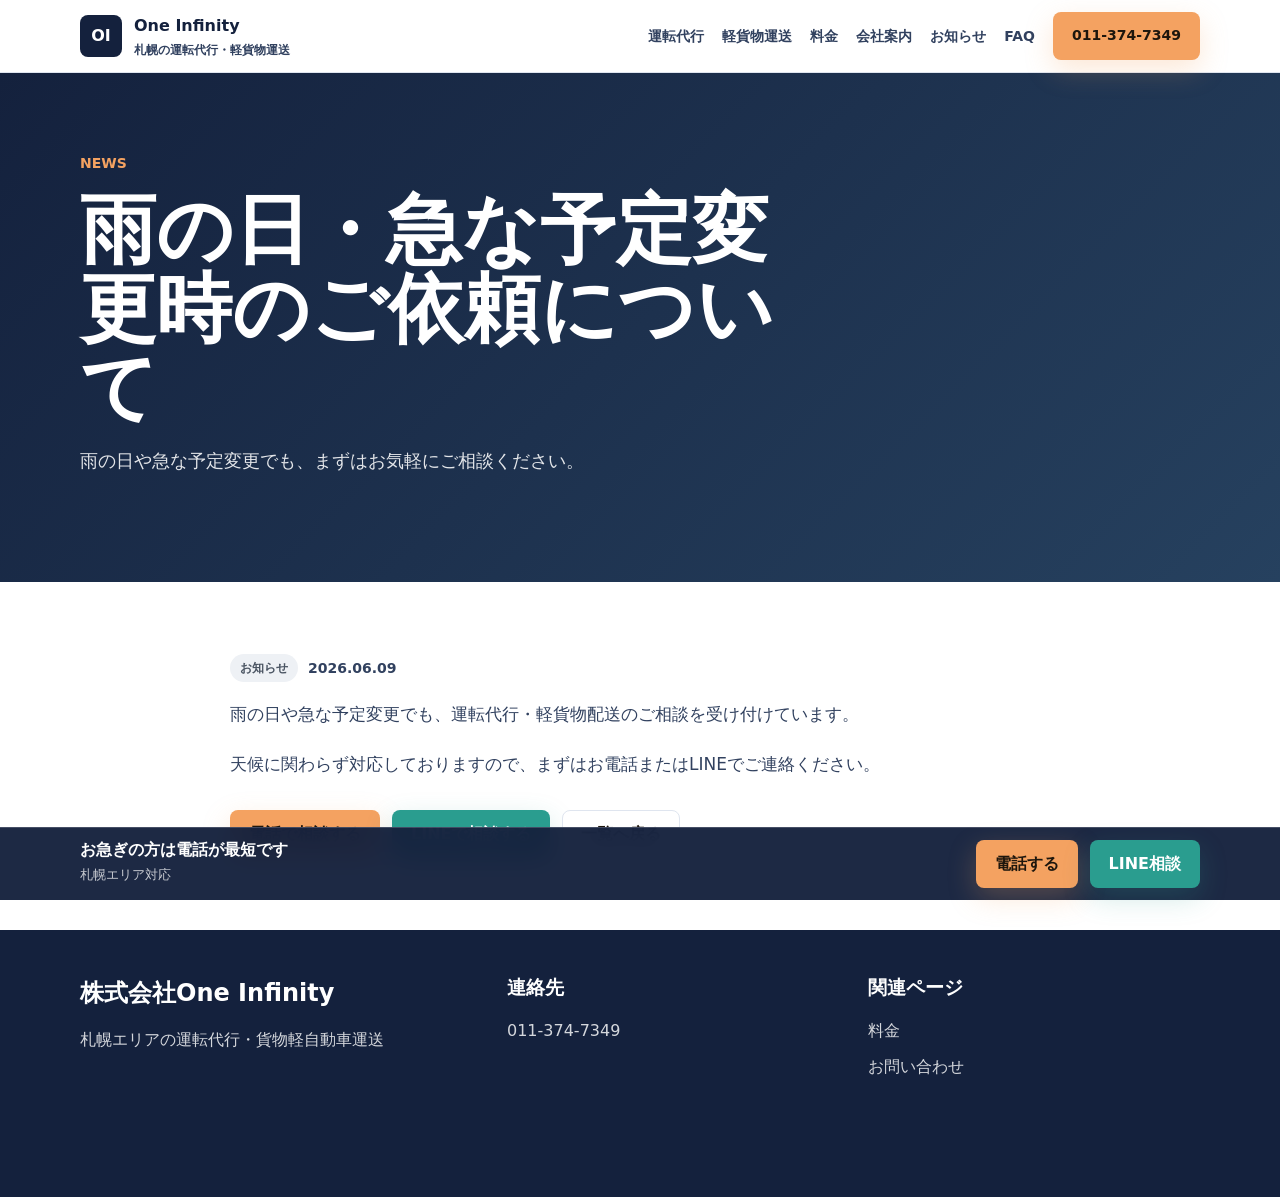
<file: news/june-update.html>
<!doctype html>
<html lang="ja">
  <head>
    <meta charset="utf-8">
    <meta name="viewport" content="width=device-width, initial-scale=1">
    <title>雨の日・急な予定変更時のご依頼について｜株式会社One Infinity</title>
    <meta name="description" content="雨の日や急な予定変更でも、株式会社One Infinityでは運転代行・軽貨物配送のご相談を受け付けています。">
    <link rel="stylesheet" href="../assets/styles.css">
  </head>
  <body>
    <header class="site-header"><div class="container nav"><a class="brand" href="../index.html"><span class="brand-mark">OI</span><span>One Infinity<small>札幌の運転代行・軽貨物運送</small></span></a><button class="menu-toggle" type="button" aria-expanded="false" aria-label="メニュー">☰</button><nav class="nav-links"><a href="../unten-daiko.html">運転代行</a><a href="../karugamotsu.html">軽貨物運送</a><a href="../ryokin.html">料金</a><a href="../about.html">会社案内</a><a href="../news.html">お知らせ</a><a href="../faq.html">FAQ</a><a class="button" href="tel:011-374-7349">011-374-7349</a></nav></div></header>
    <main>
      <section class="page-hero"><div class="container"><div class="eyebrow">NEWS</div><h1>雨の日・急な予定変更時のご依頼について</h1><p>雨の日や急な予定変更でも、まずはお気軽にご相談ください。</p></div></section>
      <section class="section white"><div class="container article"><div class="article-meta"><span class="label label-notice">お知らせ</span><time datetime="2026-06-09">2026.06.09</time></div><div class="article-body"><p>雨の日や急な予定変更でも、運転代行・軽貨物配送のご相談を受け付けています。</p><p>天候に関わらず対応しておりますので、まずはお電話またはLINEでご連絡ください。</p></div><div class="article-actions"><a class="button" href="tel:011-374-7349">電話で相談する</a><a class="button green" href="https://lin.ee/2uzNT1N" target="_blank" rel="noopener">LINEで相談する</a><a class="button secondary" href="../news.html">一覧へ戻る</a></div></div></section>
    </main>
    <footer class="site-footer"><div class="container footer-grid"><div><h2>株式会社One Infinity</h2><p>札幌エリアの運転代行・貨物軽自動車運送</p></div><div><h3>連絡先</h3><p><a href="tel:011-374-7349">011-374-7349</a></p></div><div><h3>関連ページ</h3><p><a href="../ryokin.html">料金</a></p><p><a href="../contact.html">お問い合わせ</a></p></div></div></footer>
    <div class="fixed-cta"><div class="container"><div class="fixed-copy"><strong>お急ぎの方は電話が最短です</strong><span>札幌エリア対応</span></div><a class="button" href="tel:011-374-7349">電話する</a><a class="button green" href="https://lin.ee/2uzNT1N" target="_blank" rel="noopener">LINE相談</a></div></div>
    <script src="../assets/script.js"></script>
  </body>
</html>
</file>
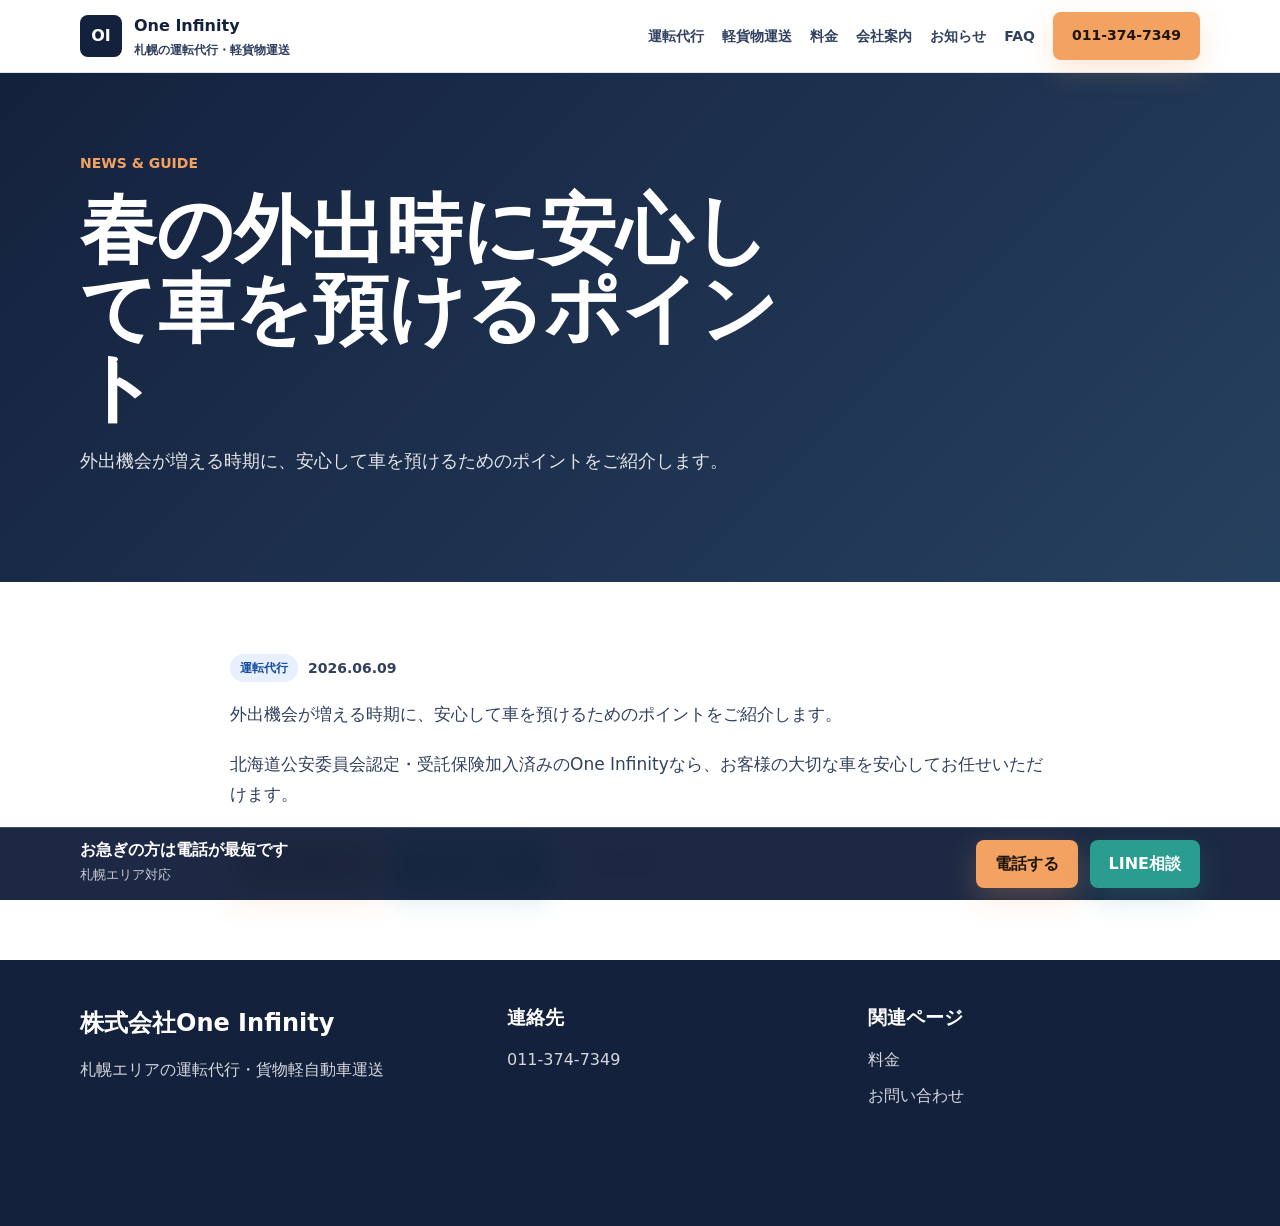
<file: news/spring-notice.html>
<!doctype html>
<html lang="ja">
  <head>
    <meta charset="utf-8">
    <meta name="viewport" content="width=device-width, initial-scale=1">
    <title>春の外出時に安心して車を預けるポイント｜株式会社One Infinity</title>
    <meta name="description" content="外出機会が増える時期に、安心して車を預けるためのポイントを株式会社One Infinityがご紹介します。">
    <link rel="stylesheet" href="../assets/styles.css">
  </head>
  <body>
    <header class="site-header"><div class="container nav"><a class="brand" href="../index.html"><span class="brand-mark">OI</span><span>One Infinity<small>札幌の運転代行・軽貨物運送</small></span></a><button class="menu-toggle" type="button" aria-expanded="false" aria-label="メニュー">☰</button><nav class="nav-links"><a href="../unten-daiko.html">運転代行</a><a href="../karugamotsu.html">軽貨物運送</a><a href="../ryokin.html">料金</a><a href="../about.html">会社案内</a><a href="../news.html">お知らせ</a><a href="../faq.html">FAQ</a><a class="button" href="tel:011-374-7349">011-374-7349</a></nav></div></header>
    <main>
      <section class="page-hero"><div class="container"><div class="eyebrow">NEWS & GUIDE</div><h1>春の外出時に安心して車を預けるポイント</h1><p>外出機会が増える時期に、安心して車を預けるためのポイントをご紹介します。</p></div></section>
      <section class="section white"><div class="container article"><div class="article-meta"><span class="label label-driver">運転代行</span><time datetime="2026-06-09">2026.06.09</time></div><div class="article-body"><p>外出機会が増える時期に、安心して車を預けるためのポイントをご紹介します。</p><p>北海道公安委員会認定・受託保険加入済みのOne Infinityなら、お客様の大切な車を安心してお任せいただけます。</p></div><div class="article-actions"><a class="button" href="tel:011-374-7349">電話で相談する</a><a class="button green" href="https://lin.ee/2uzNT1N" target="_blank" rel="noopener">LINEで相談する</a><a class="button secondary" href="../news.html">一覧へ戻る</a></div></div></section>
    </main>
    <footer class="site-footer"><div class="container footer-grid"><div><h2>株式会社One Infinity</h2><p>札幌エリアの運転代行・貨物軽自動車運送</p></div><div><h3>連絡先</h3><p><a href="tel:011-374-7349">011-374-7349</a></p></div><div><h3>関連ページ</h3><p><a href="../ryokin.html">料金</a></p><p><a href="../contact.html">お問い合わせ</a></p></div></div></footer>
    <div class="fixed-cta"><div class="container"><div class="fixed-copy"><strong>お急ぎの方は電話が最短です</strong><span>札幌エリア対応</span></div><a class="button" href="tel:011-374-7349">電話する</a><a class="button green" href="https://lin.ee/2uzNT1N" target="_blank" rel="noopener">LINE相談</a></div></div>
    <script src="../assets/script.js"></script>
  </body>
</html>
</file>
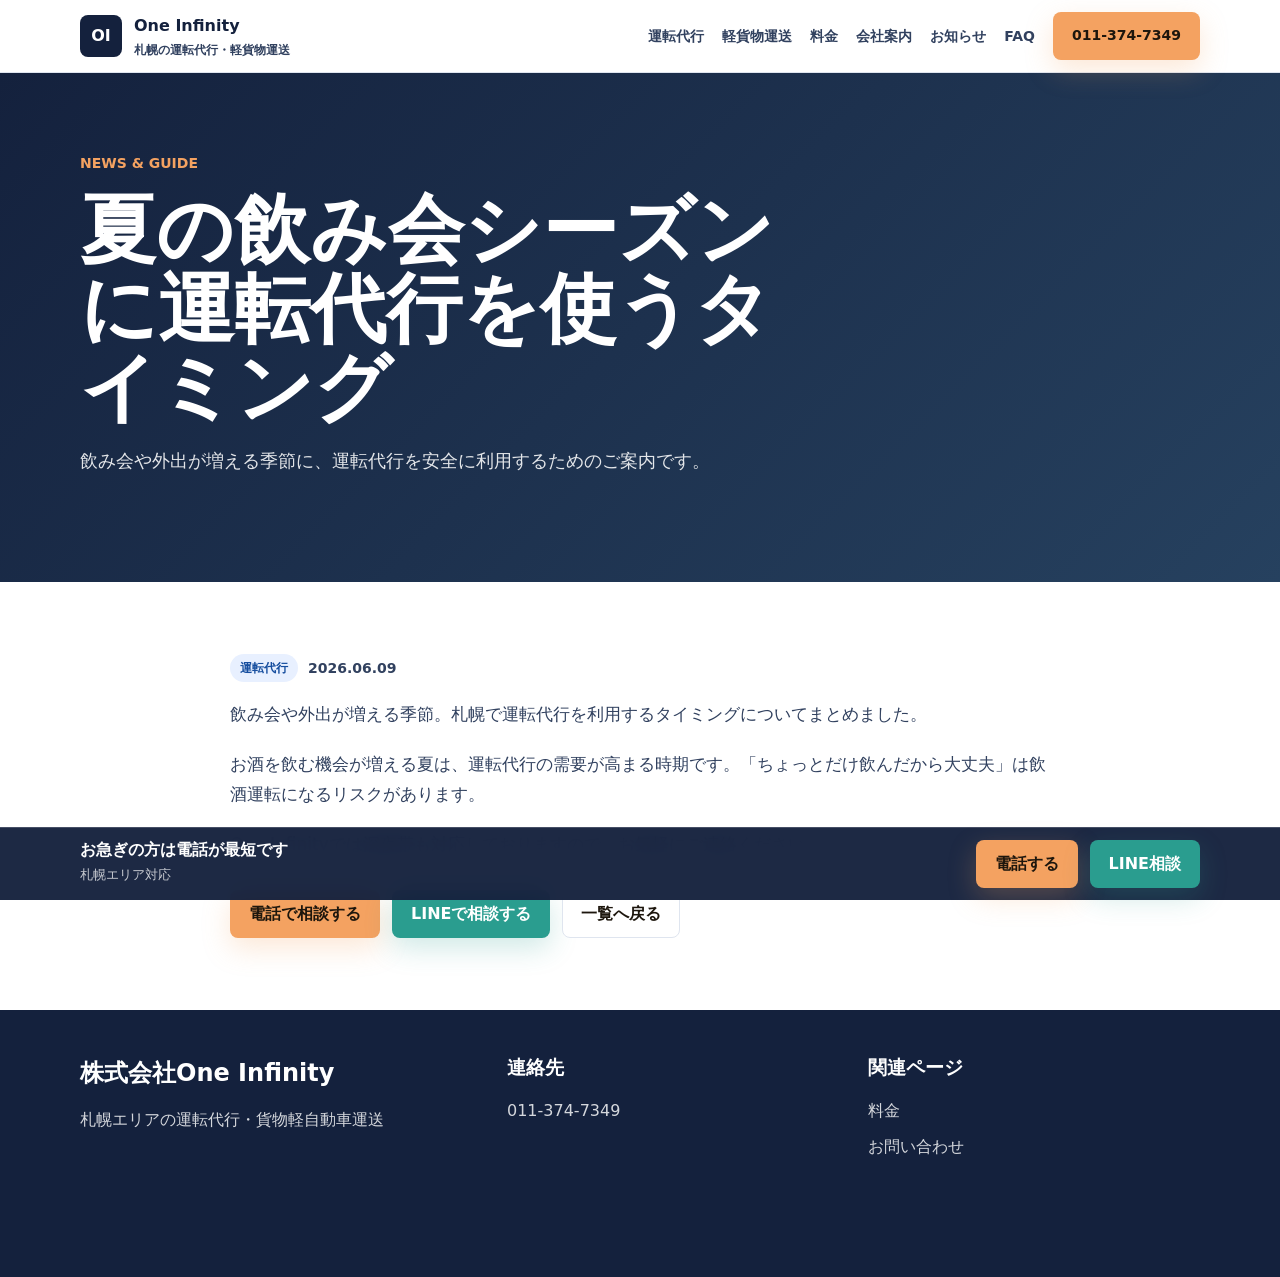
<file: news/summer-driving.html>
<!doctype html>
<html lang="ja">
  <head>
    <meta charset="utf-8">
    <meta name="viewport" content="width=device-width, initial-scale=1">
    <title>夏の飲み会シーズンに運転代行を使うタイミング｜株式会社One Infinity</title>
    <meta name="description" content="飲み会や外出が増える季節。札幌で運転代行を利用するタイミングについて、株式会社One Infinityがご案内します。">
    <link rel="stylesheet" href="../assets/styles.css">
  </head>
  <body>
    <header class="site-header"><div class="container nav"><a class="brand" href="../index.html"><span class="brand-mark">OI</span><span>One Infinity<small>札幌の運転代行・軽貨物運送</small></span></a><button class="menu-toggle" type="button" aria-expanded="false" aria-label="メニュー">☰</button><nav class="nav-links"><a href="../unten-daiko.html">運転代行</a><a href="../karugamotsu.html">軽貨物運送</a><a href="../ryokin.html">料金</a><a href="../about.html">会社案内</a><a href="../news.html">お知らせ</a><a href="../faq.html">FAQ</a><a class="button" href="tel:011-374-7349">011-374-7349</a></nav></div></header>
    <main>
      <section class="page-hero"><div class="container"><div class="eyebrow">NEWS & GUIDE</div><h1>夏の飲み会シーズンに運転代行を使うタイミング</h1><p>飲み会や外出が増える季節に、運転代行を安全に利用するためのご案内です。</p></div></section>
      <section class="section white"><div class="container article"><div class="article-meta"><span class="label label-driver">運転代行</span><time datetime="2026-06-09">2026.06.09</time></div><div class="article-body"><p>飲み会や外出が増える季節。札幌で運転代行を利用するタイミングについてまとめました。</p><p>お酒を飲む機会が増える夏は、運転代行の需要が高まる時期です。「ちょっとだけ飲んだから大丈夫」は飲酒運転になるリスクがあります。</p><p>One Infinityでは深夜帯も対応しておりますので、お気軽にご連絡ください。</p></div><div class="article-actions"><a class="button" href="tel:011-374-7349">電話で相談する</a><a class="button green" href="https://lin.ee/2uzNT1N" target="_blank" rel="noopener">LINEで相談する</a><a class="button secondary" href="../news.html">一覧へ戻る</a></div></div></section>
    </main>
    <footer class="site-footer"><div class="container footer-grid"><div><h2>株式会社One Infinity</h2><p>札幌エリアの運転代行・貨物軽自動車運送</p></div><div><h3>連絡先</h3><p><a href="tel:011-374-7349">011-374-7349</a></p></div><div><h3>関連ページ</h3><p><a href="../ryokin.html">料金</a></p><p><a href="../contact.html">お問い合わせ</a></p></div></div></footer>
    <div class="fixed-cta"><div class="container"><div class="fixed-copy"><strong>お急ぎの方は電話が最短です</strong><span>札幌エリア対応</span></div><a class="button" href="tel:011-374-7349">電話する</a><a class="button green" href="https://lin.ee/2uzNT1N" target="_blank" rel="noopener">LINE相談</a></div></div>
    <script src="../assets/script.js"></script>
  </body>
</html>
</file>
<file: assets/styles.css>
:root {
  --ink: #14213d;
  --ink-soft: #31415f;
  --paper: #f7f8fb;
  --white: #ffffff;
  --line: #dfe5ef;
  --gold: #f4a261;
  --gold-dark: #d9822b;
  --green: #2a9d8f;
  --blue: #2563eb;
  --shadow: 0 18px 50px rgba(20, 33, 61, 0.14);
  --radius: 8px;
}

* {
  box-sizing: border-box;
}

html {
  scroll-behavior: smooth;
}

body {
  margin: 0;
  color: var(--ink);
  background: var(--paper);
  font-family: system-ui, -apple-system, BlinkMacSystemFont, "Segoe UI", sans-serif;
  line-height: 1.75;
  letter-spacing: 0;
}

a {
  color: inherit;
  text-decoration: none;
}

img {
  display: block;
  max-width: 100%;
}

.container {
  width: min(1120px, calc(100% - 32px));
  margin: 0 auto;
}

.site-header {
  position: sticky;
  top: 0;
  z-index: 20;
  background: rgba(255, 255, 255, 0.94);
  border-bottom: 1px solid var(--line);
  backdrop-filter: blur(14px);
}

.nav {
  display: flex;
  align-items: center;
  justify-content: space-between;
  min-height: 72px;
  gap: 20px;
}

.brand {
  display: flex;
  align-items: center;
  gap: 12px;
  font-weight: 800;
}

.brand-mark {
  display: grid;
  place-items: center;
  width: 42px;
  height: 42px;
  color: var(--white);
  background: var(--ink);
  border-radius: 8px;
}

.brand small {
  display: block;
  color: var(--ink-soft);
  font-size: 12px;
  font-weight: 700;
}

.nav-links {
  display: flex;
  align-items: center;
  gap: 18px;
  color: var(--ink-soft);
  font-size: 14px;
  font-weight: 700;
}

.nav-links a:hover {
  color: var(--ink);
}

.button {
  display: inline-flex;
  align-items: center;
  justify-content: center;
  min-height: 48px;
  padding: 0 18px;
  border: 1px solid transparent;
  border-radius: var(--radius);
  background: var(--gold);
  color: #1d160d;
  font-weight: 800;
  line-height: 1.1;
  box-shadow: 0 10px 28px rgba(244, 162, 97, 0.25);
}

.button.secondary {
  background: var(--white);
  border-color: var(--line);
  box-shadow: none;
}

.button.green {
  background: var(--green);
  color: var(--white);
  box-shadow: 0 10px 28px rgba(42, 157, 143, 0.22);
}

.hero {
  position: relative;
  min-height: 620px;
  color: var(--white);
  background:
    linear-gradient(90deg, rgba(10, 18, 34, 0.94) 0%, rgba(10, 18, 34, 0.78) 42%, rgba(10, 18, 34, 0.32) 100%),
    url("hero-one-infinity.png") center / cover no-repeat;
}

.hero .container {
  display: grid;
  align-items: center;
  min-height: 620px;
  padding: 64px 0 76px;
}

.eyebrow {
  color: var(--gold);
  font-size: 14px;
  font-weight: 900;
}

.hero h1,
.page-hero h1 {
  max-width: 760px;
  margin: 14px 0 18px;
  font-size: clamp(40px, 6vw, 76px);
  line-height: 1.04;
}

.hero p,
.page-hero p {
  max-width: 650px;
  margin: 0 0 28px;
  color: rgba(255, 255, 255, 0.88);
  font-size: 18px;
}

.hero-actions {
  display: flex;
  flex-wrap: wrap;
  gap: 12px;
}

.badges {
  display: flex;
  flex-wrap: wrap;
  gap: 10px;
  margin-top: 28px;
}

.badge {
  padding: 8px 12px;
  border: 1px solid rgba(255, 255, 255, 0.26);
  border-radius: 999px;
  color: rgba(255, 255, 255, 0.92);
  background: rgba(255, 255, 255, 0.1);
  font-size: 13px;
  font-weight: 800;
}

.section {
  padding: 72px 0;
}

.section.white {
  background: var(--white);
}

.section-title {
  max-width: 760px;
  margin-bottom: 32px;
}

.section-title.with-action {
  display: flex;
  align-items: end;
  justify-content: space-between;
  max-width: none;
  gap: 20px;
}

.section-title h2 {
  margin: 0 0 10px;
  font-size: clamp(28px, 4vw, 44px);
  line-height: 1.18;
}

.section-title p {
  margin: 0;
  color: var(--ink-soft);
}

.grid {
  display: grid;
  gap: 20px;
}

.grid.two {
  grid-template-columns: repeat(2, minmax(0, 1fr));
}

.grid.three {
  grid-template-columns: repeat(3, minmax(0, 1fr));
}

.card {
  padding: 26px;
  background: var(--white);
  border: 1px solid var(--line);
  border-radius: var(--radius);
  box-shadow: 0 8px 28px rgba(20, 33, 61, 0.06);
}

.card h3 {
  margin: 0 0 10px;
  font-size: 23px;
  line-height: 1.25;
}

.card p {
  margin: 0 0 16px;
  color: var(--ink-soft);
}

.news-card {
  display: flex;
  flex-direction: column;
  min-height: 250px;
}

.news-card h3 {
  margin-top: 14px;
}

.news-card .text-link {
  margin-top: auto;
  color: var(--blue);
  font-weight: 900;
}

.label {
  display: inline-flex;
  align-items: center;
  width: fit-content;
  min-height: 28px;
  padding: 0 10px;
  border-radius: 999px;
  font-size: 12px;
  font-weight: 900;
}

.label-driver {
  color: #164e9f;
  background: #e8f0ff;
}

.label-cargo {
  color: #9a4d00;
  background: #fff1df;
}

.label-notice {
  color: #4b5563;
  background: #eef1f5;
}

.article {
  max-width: 820px;
}

.article-meta {
  display: flex;
  flex-wrap: wrap;
  gap: 10px;
  align-items: center;
  margin-bottom: 18px;
  color: var(--ink-soft);
  font-size: 14px;
  font-weight: 800;
}

.article-body {
  font-size: 17px;
}

.article-body p {
  margin: 0 0 1.2em;
  color: var(--ink-soft);
}

.article-actions {
  display: flex;
  flex-wrap: wrap;
  gap: 12px;
  margin-top: 30px;
}

.service-card {
  display: flex;
  flex-direction: column;
  justify-content: space-between;
  min-height: 300px;
}

.meta-list {
  display: grid;
  gap: 10px;
  padding: 0;
  margin: 18px 0 0;
  list-style: none;
}

.meta-list li {
  padding-left: 22px;
  position: relative;
}

.meta-list li::before {
  position: absolute;
  left: 0;
  color: var(--green);
  content: "✓";
  font-weight: 900;
}

.steps {
  counter-reset: step;
}

.step {
  position: relative;
  padding-left: 58px;
}

.step::before {
  position: absolute;
  left: 0;
  top: 4px;
  display: grid;
  place-items: center;
  width: 38px;
  height: 38px;
  color: var(--white);
  background: var(--ink);
  border-radius: 50%;
  counter-increment: step;
  content: counter(step);
  font-weight: 900;
}

.price-table {
  width: 100%;
  overflow: hidden;
  border-collapse: collapse;
  background: var(--white);
  border: 1px solid var(--line);
  border-radius: var(--radius);
  box-shadow: var(--shadow);
}

.price-table th,
.price-table td {
  padding: 16px;
  border-bottom: 1px solid var(--line);
  text-align: left;
  vertical-align: top;
}

.price-table th {
  background: #eef3fb;
  font-size: 14px;
}

.price-table tr:last-child td {
  border-bottom: 0;
}

.notice {
  padding: 18px;
  border-left: 5px solid var(--gold);
  background: #fff8ef;
  border-radius: var(--radius);
}

.page-hero {
  color: var(--white);
  background: linear-gradient(135deg, #14213d, #26415f);
}

.page-hero .container {
  padding: 78px 0;
}

.faq-item {
  padding: 22px 0;
  border-bottom: 1px solid var(--line);
}

.faq-item h3 {
  margin: 0 0 8px;
  font-size: 19px;
}

.faq-item p {
  margin: 0;
  color: var(--ink-soft);
}

.form {
  display: grid;
  gap: 16px;
}

.form label {
  display: grid;
  gap: 6px;
  color: var(--ink-soft);
  font-size: 14px;
  font-weight: 800;
}

.form input,
.form textarea,
.form select {
  width: 100%;
  min-height: 48px;
  padding: 12px;
  border: 1px solid var(--line);
  border-radius: var(--radius);
  color: var(--ink);
  background: var(--white);
  font: inherit;
}

.form textarea {
  min-height: 140px;
  resize: vertical;
}

.site-footer {
  padding: 42px 0 108px;
  color: rgba(255, 255, 255, 0.82);
  background: var(--ink);
}

.footer-grid {
  display: grid;
  grid-template-columns: 1.2fr 1fr 1fr;
  gap: 28px;
}

.site-footer h2,
.site-footer h3 {
  color: var(--white);
  margin: 0 0 12px;
}

.site-footer p {
  margin: 0 0 8px;
}

.fixed-cta {
  position: fixed;
  left: 0;
  right: 0;
  bottom: 0;
  z-index: 30;
  border-top: 1px solid rgba(255, 255, 255, 0.18);
  background: rgba(20, 33, 61, 0.96);
  backdrop-filter: blur(12px);
}

.fixed-cta .container {
  display: grid;
  grid-template-columns: 1fr auto auto;
  align-items: center;
  gap: 12px;
  padding: 12px 0;
  color: var(--white);
}

.fixed-cta strong {
  display: block;
  line-height: 1.2;
}

.fixed-cta span {
  color: rgba(255, 255, 255, 0.75);
  font-size: 13px;
}

.menu-toggle {
  display: none;
}

@media (max-width: 860px) {
  .nav {
    min-height: 64px;
  }

  .menu-toggle {
    display: inline-grid;
    place-items: center;
    width: 44px;
    height: 44px;
    border: 1px solid var(--line);
    border-radius: var(--radius);
    background: var(--white);
    color: var(--ink);
    font-size: 22px;
  }

  .nav-links {
    position: absolute;
    left: 16px;
    right: 16px;
    top: 70px;
    display: none;
    padding: 16px;
    background: var(--white);
    border: 1px solid var(--line);
    border-radius: var(--radius);
    box-shadow: var(--shadow);
  }

  .nav-links.open {
    display: grid;
  }

  .grid.two,
  .grid.three,
  .footer-grid {
    grid-template-columns: 1fr;
  }

  .section-title.with-action {
    display: grid;
    align-items: start;
  }

  .hero,
  .hero .container {
    min-height: 640px;
  }

  .hero {
    background:
      linear-gradient(180deg, rgba(10, 18, 34, 0.94) 0%, rgba(10, 18, 34, 0.8) 52%, rgba(10, 18, 34, 0.55) 100%),
      url("hero-one-infinity.png") center / cover no-repeat;
  }

  .section {
    padding: 52px 0;
  }

  .price-table {
    display: block;
    overflow-x: auto;
    white-space: nowrap;
  }

  .fixed-cta .container {
    grid-template-columns: 1fr 1fr;
  }

  .fixed-cta .fixed-copy {
    grid-column: 1 / -1;
  }
}

@media (max-width: 520px) {
  .container {
    width: min(100% - 24px, 1120px);
  }

  .brand small {
    display: none;
  }

  .hero h1,
  .page-hero h1 {
    font-size: 40px;
  }

  .hero-actions,
  .fixed-cta .container {
    grid-template-columns: 1fr;
  }

  .button {
    width: 100%;
  }
}

/* 見出しの不自然な折り返しを防ぐ */
.keep-together {
  white-space: nowrap;
}

/* CV強化: 電話ボタン・ヒーロー注記・スマホ固定CTA圧縮（2026-06-12） */
.button-tel {
  display: inline-flex;
  flex-direction: column;
  align-items: center;
  gap: 2px;
  padding-top: 10px;
  padding-bottom: 10px;
}

.button-tel strong {
  font-size: 20px;
  letter-spacing: 1px;
  line-height: 1.2;
}

.hero-note {
  margin: 10px 0 14px;
  font-size: 13px;
  color: rgba(255, 255, 255, 0.85);
}

.form-note {
  margin-top: 12px;
}

@media (max-width: 860px) {
  /* スマホでは固定CTAを2ボタンだけの薄いバーにする */
  .fixed-cta .fixed-copy {
    display: none;
  }

  .fixed-cta .container {
    grid-template-columns: 1fr 1fr;
    gap: 8px;
    padding: 8px 0;
  }
}

@media (max-width: 520px) {
  .fixed-cta .container {
    grid-template-columns: 1fr 1fr;
  }

  .fixed-cta .button {
    width: 100%;
    min-height: 44px;
  }
}

/* 信頼証明帯・依頼3ステップ（2026-06-12 CODEX提案反映） */
.proof-bar {
  background: var(--white, #fff);
  border-bottom: 1px solid rgba(20, 33, 61, 0.1);
  padding: 14px 0;
}

.proof-items {
  display: flex;
  flex-wrap: wrap;
  justify-content: center;
  gap: 8px 28px;
  font-size: 14px;
  font-weight: 700;
  color: #14213d;
}

.proof-items span {
  display: inline-flex;
  align-items: center;
  gap: 6px;
}

.proof-items span::before {
  content: "✓";
  color: #2f9e63;
  font-weight: 700;
}

.step-card {
  text-align: center;
}

.step-num {
  width: 40px;
  height: 40px;
  margin: 0 auto 10px;
  display: grid;
  place-items: center;
  border-radius: 50%;
  background: #14213d;
  color: #fff;
  font-size: 18px;
  font-weight: 700;
}

.steps-note {
  margin-top: 16px;
  text-align: center;
  font-size: 14px;
  color: #5a6478;
}

/* スマホFV圧縮: 1スクロール以内に3ステップ冒頭まで見せる（CODEX第3弾） */
@media (max-width: 520px) {
  .hero,
  .hero .container {
    min-height: 0;
  }

  .hero .container {
    padding-top: 28px;
    padding-bottom: 24px;
  }

  .hero h1 {
    font-size: 30px;
    line-height: 1.3;
    margin-bottom: 10px;
  }

  .hero p {
    font-size: 14px;
    line-height: 1.7;
  }

  .hero-actions {
    gap: 8px;
  }

  .button-tel strong {
    font-size: 18px;
  }

  .hero-note {
    margin: 8px 0 10px;
    font-size: 12px;
  }

  .badges {
    margin-top: 10px;
    gap: 6px;
  }

  .badge {
    padding: 5px 9px;
    font-size: 11px;
  }
}

@media (max-width: 520px) {
  /* スマホは証明帯に一本化（ヒーロー内バッジと重複するため） */
  .hero .badges {
    display: none;
  }
}
</file>
